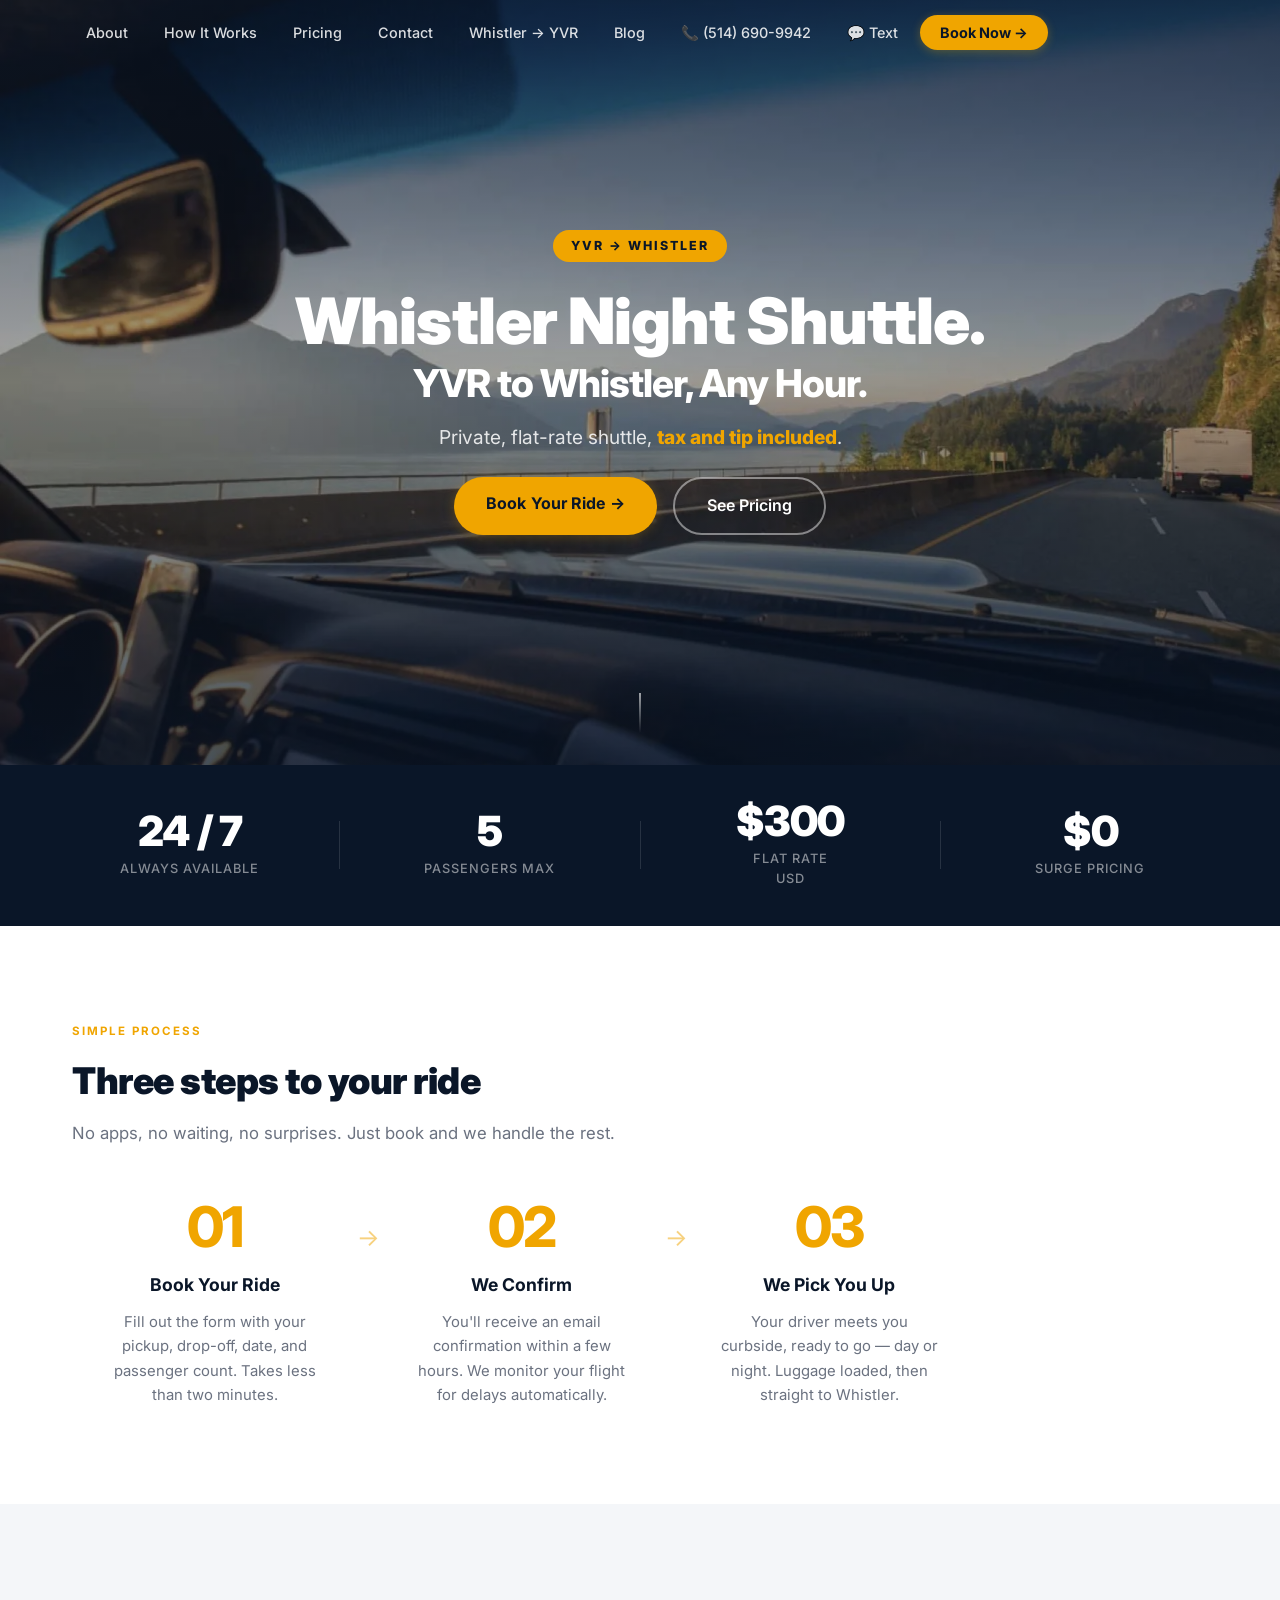
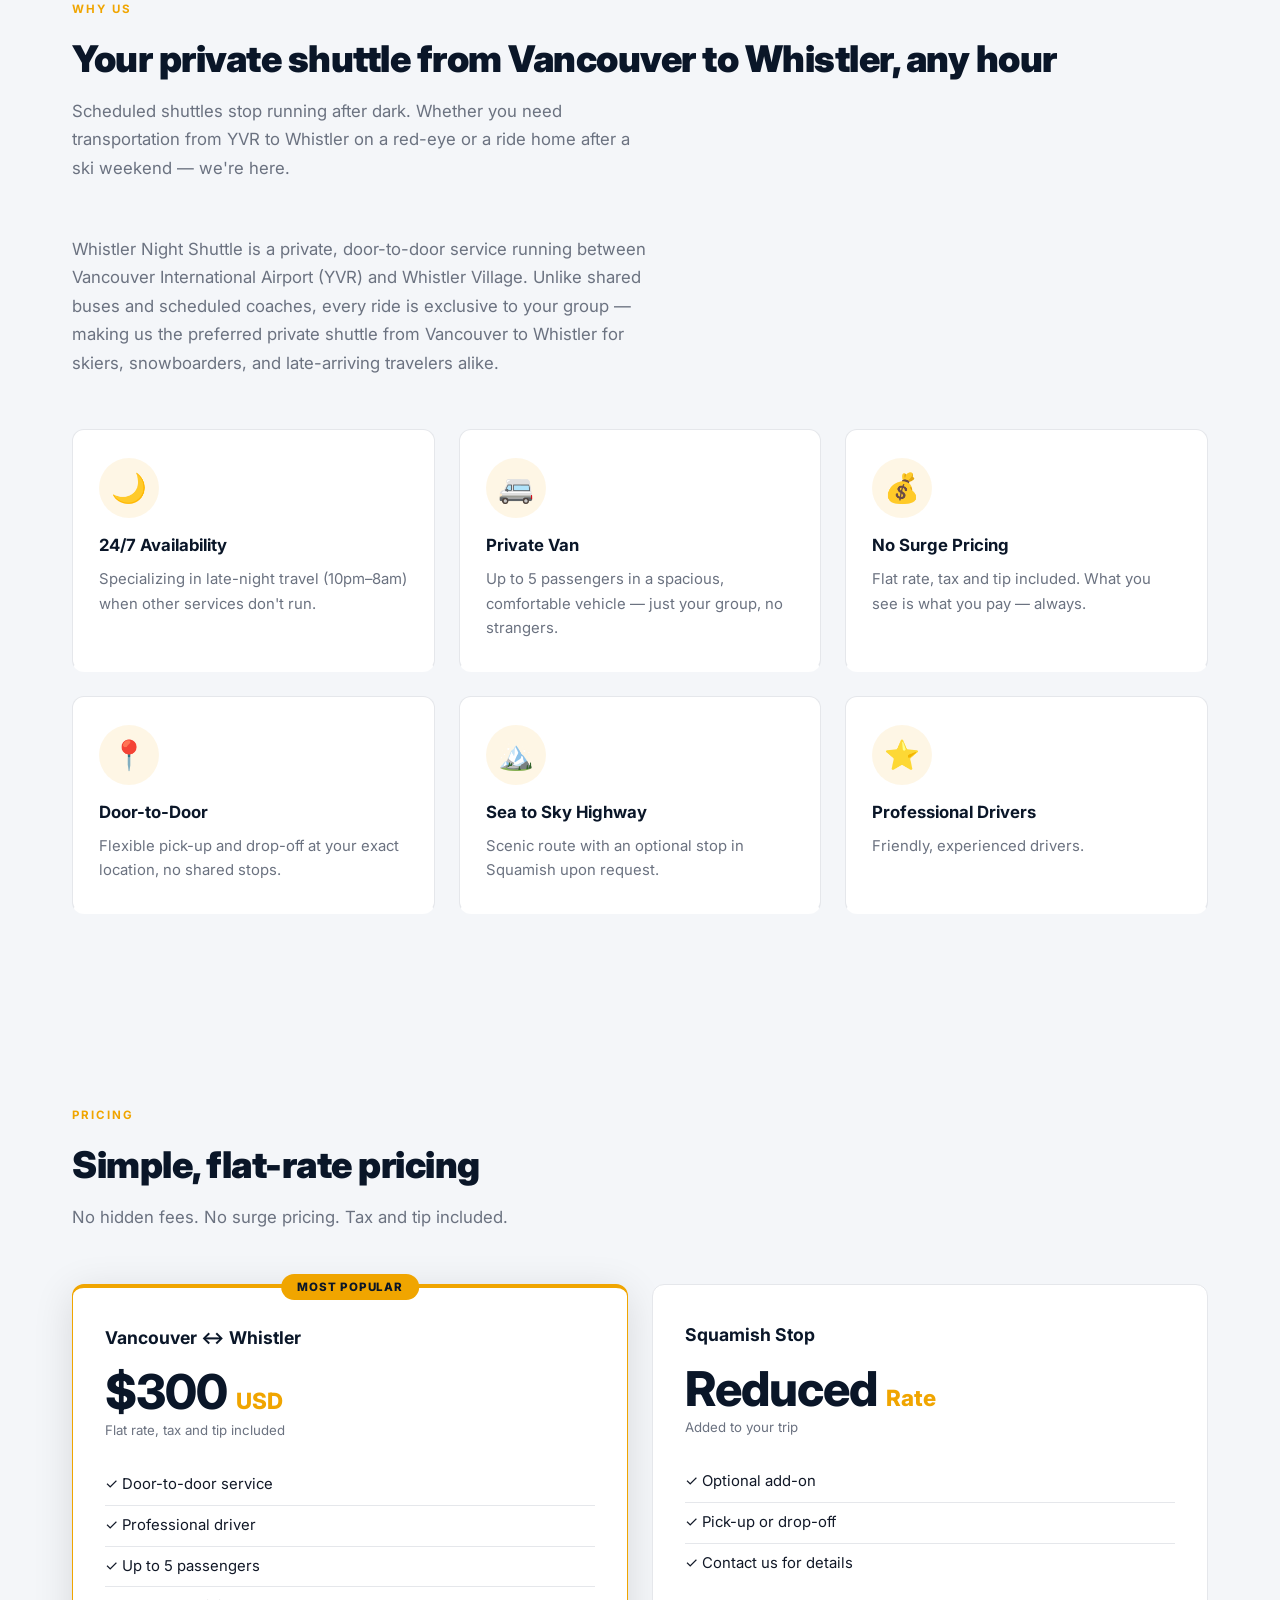
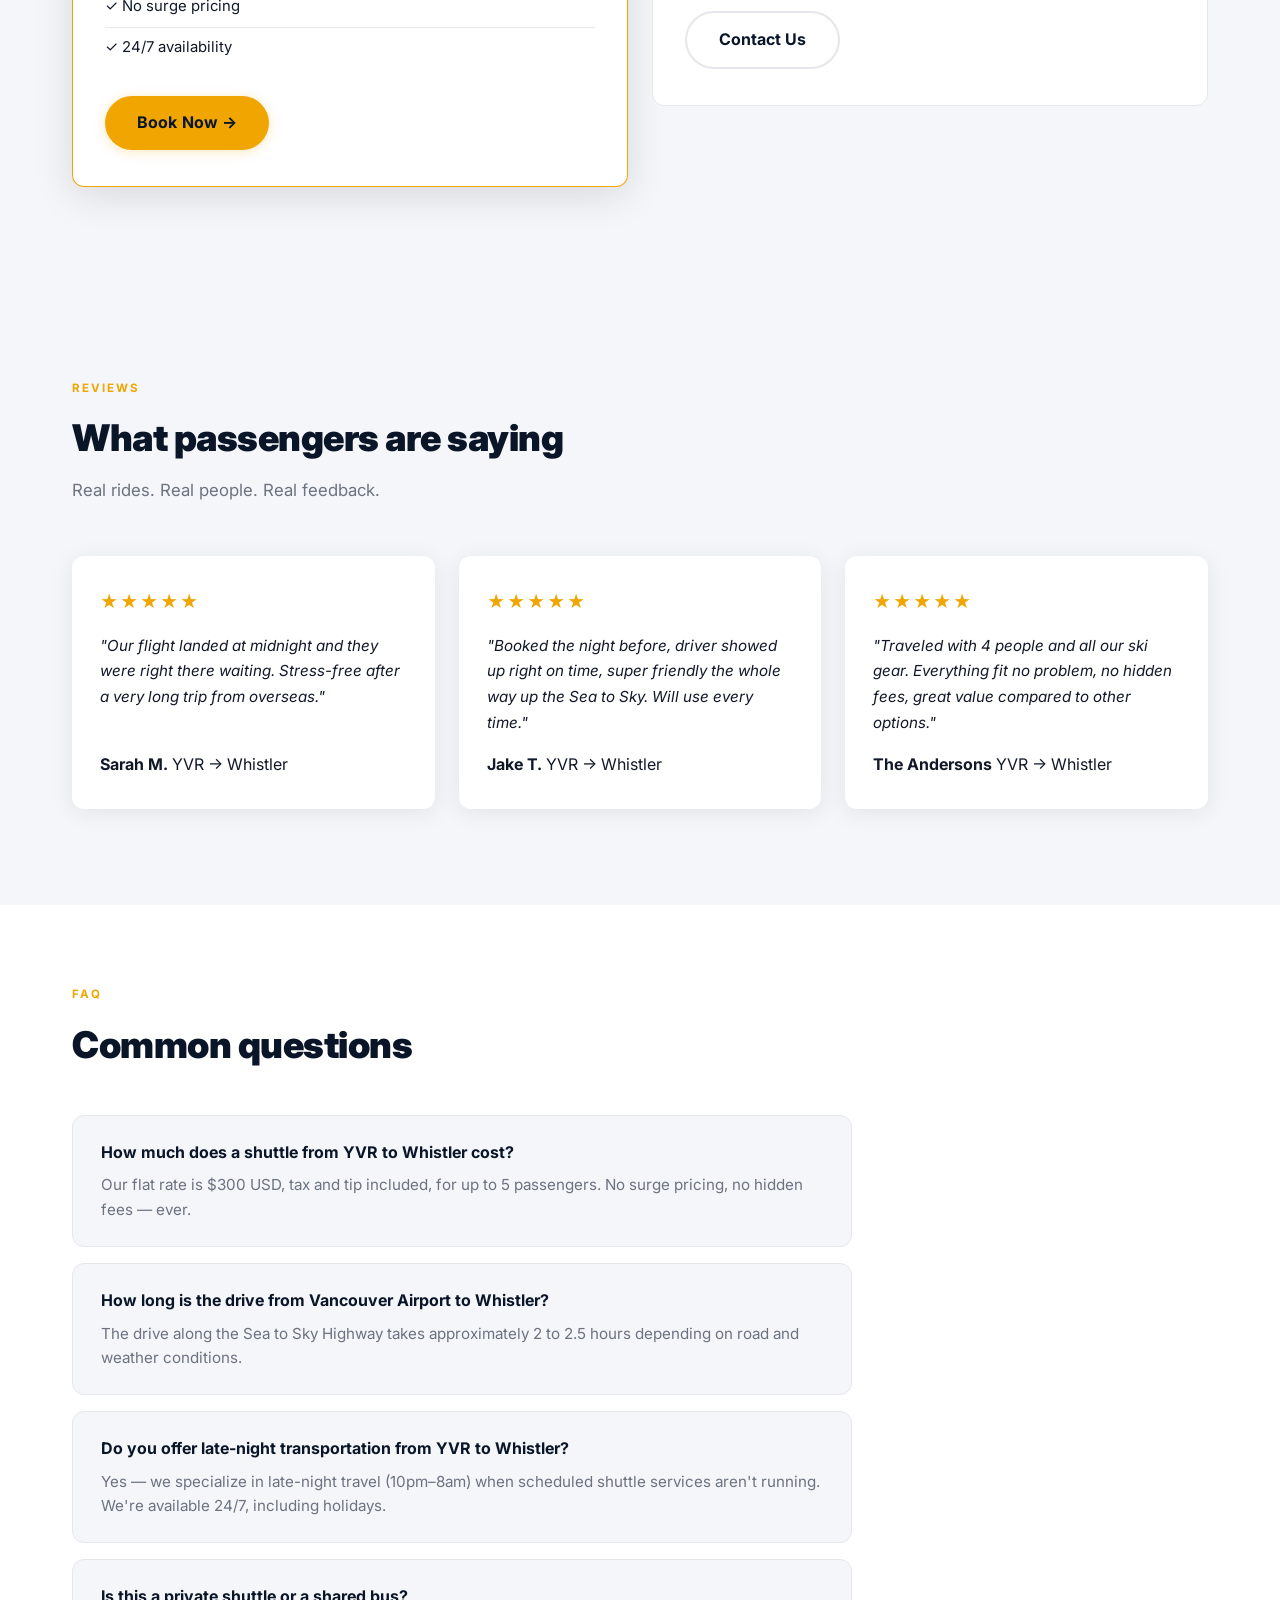
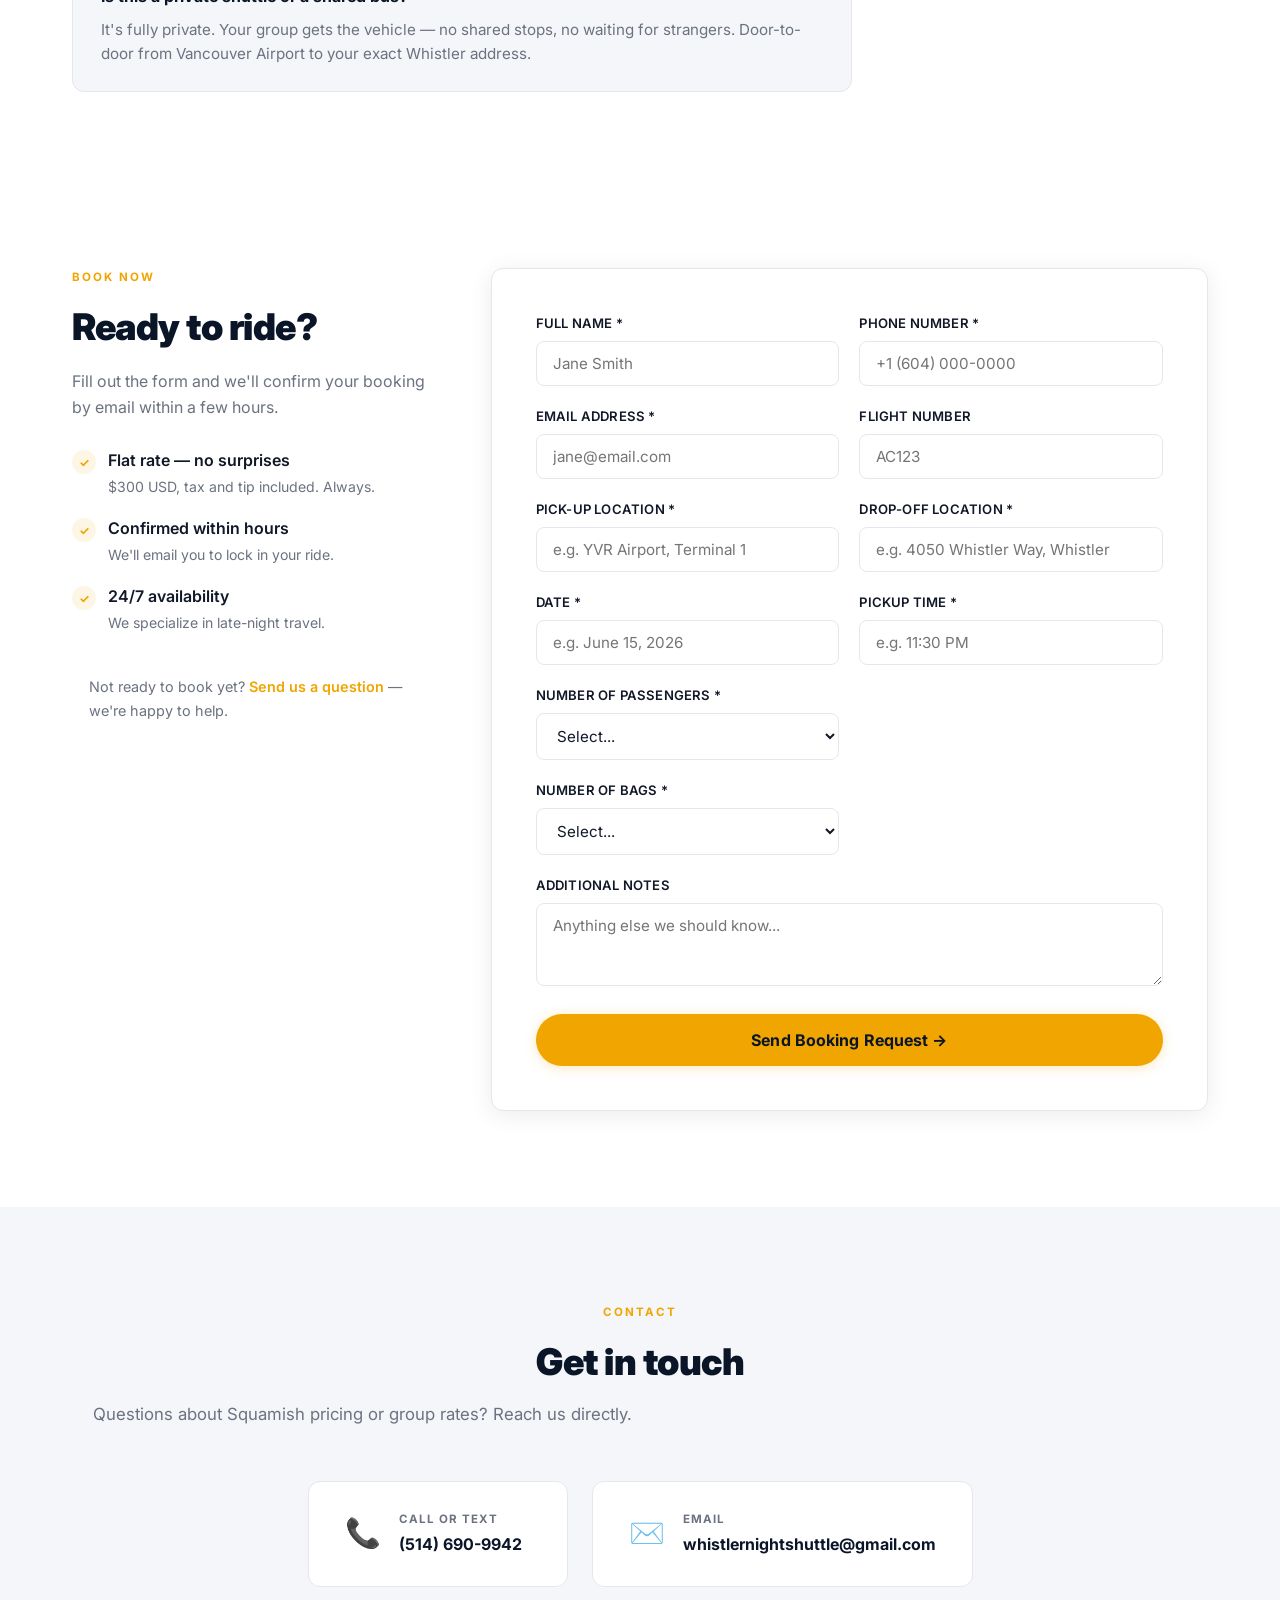
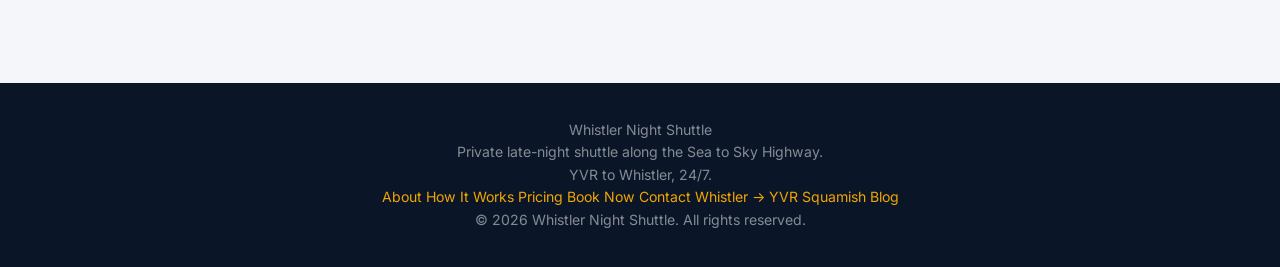
<file: index.html>
<!DOCTYPE html>
<html lang="en">
<head>
  <!-- Google tag (gtag.js) -->
  <script async src="https://www.googletagmanager.com/gtag/js?id=AW-16871618053"></script>
  <script>
    window.dataLayer = window.dataLayer || [];
    function gtag(){dataLayer.push(arguments);}
    gtag('js', new Date());

    gtag('config', 'AW-16871618053');
  </script>
  <meta charset="UTF-8" />
  <meta name="viewport" content="width=device-width, initial-scale=1.0" />
  <title>Whistler Night Shuttle — Private YVR to Whistler Shuttle, 24/7</title>
  <meta name="description" content="Whistler Night Shuttle — private, flat-rate transportation from Vancouver Airport (YVR) to Whistler, BC. Available 24/7, specializing in late-night travel. Up to 5 passengers, $300 USD flat rate, no surge pricing." />
  <meta name="keywords" content="whistler night shuttle, YVR to Whistler shuttle, late night shuttle Whistler, Vancouver airport Whistler transfer, private shuttle Vancouver to Whistler, Whistler airport shuttle, Sea to Sky shuttle, YVR Whistler transportation" />

  <!-- Open Graph -->
  <meta property="og:title" content="Whistler Night Shuttle — Private YVR to Whistler Shuttle, 24/7" />
  <meta property="og:description" content="Private flat-rate shuttle from Vancouver Airport (YVR) to Whistler, BC. 24/7 availability, up to 5 passengers, $300 USD flat rate, no surge pricing." />
  <meta property="og:image" content="https://whistlernightshuttle.com/Whistler.png" />
  <meta property="og:url" content="https://whistlernightshuttle.com" />
  <meta property="og:type" content="website" />
  <meta property="og:locale" content="en_CA" />

  <!-- Twitter Card -->
  <meta name="twitter:card" content="summary_large_image" />
  <meta name="twitter:title" content="Whistler Night Shuttle — Private YVR to Whistler Shuttle, 24/7" />
  <meta name="twitter:description" content="Private, flat-rate shuttle from Vancouver Airport (YVR) to Whistler, BC. 24/7 availability. $300 USD flat rate, no surge pricing." />
  <meta name="twitter:image" content="https://whistlernightshuttle.com/Whistler.png" />

  <!-- Canonical -->
  <link rel="canonical" href="https://whistlernightshuttle.com" />

  <!-- Favicon -->
  <link rel="icon" href="data:image/svg+xml,<svg xmlns='http://www.w3.org/2000/svg' viewBox='0 0 100 100'><text y='.9em' font-size='90'>🌙</text></svg>" />

  <!-- Hero image preload -->
  <link rel="preload" href="hero.webp" as="image" type="image/webp" />
  <link rel="preload" href="hero.jpg" as="image" />

  <!-- Google Fonts (non-blocking) -->
  <link rel="preconnect" href="https://fonts.googleapis.com" />
  <link rel="preconnect" href="https://fonts.gstatic.com" crossorigin />
  <link rel="preload" href="https://fonts.googleapis.com/css2?family=Inter:wght@400;500;600;700;800;900&display=swap" as="style" onload="this.onload=null;this.rel='stylesheet'" />
  <noscript><link rel="stylesheet" href="https://fonts.googleapis.com/css2?family=Inter:wght@400;500;600;700;800;900&display=swap" /></noscript>

  <link rel="stylesheet" href="css/style.css" />

  <!-- Google Analytics -->
  <script async src="https://www.googletagmanager.com/gtag/js?id=G-0LNHW1JGKN"></script>
  <script>
    window.dataLayer = window.dataLayer || [];
    function gtag(){dataLayer.push(arguments);}
    gtag('js', new Date());
    gtag('config', 'G-0LNHW1JGKN');
  </script>

  <!-- Schema -->
  <script type="application/ld+json">
  {
    "@context": "https://schema.org",
    "@type": "TaxiService",
    "name": "Whistler Night Shuttle",
    "description": "Private, flat-rate shuttle service between Vancouver Airport (YVR) and Whistler, BC. Door-to-door transportation along the Sea to Sky Highway, available 24/7.",
    "url": "https://whistlernightshuttle.com",
    "email": "whistlernightshuttle@gmail.com",
    "image": "https://whistlernightshuttle.com/Whistler.png",
    "priceRange": "$$",
    "areaServed": ["Vancouver", "Squamish", "Whistler"],
    "openingHours": "Mo-Su 00:00-23:59",
    "aggregateRating": {
      "@type": "AggregateRating",
      "ratingValue": "5",
      "reviewCount": "3"
    },
    "sameAs": []
  }
  </script>
  <script type="application/ld+json">
  {
    "@context": "https://schema.org",
    "@type": "FAQPage",
    "mainEntity": [
      {
        "@type": "Question",
        "name": "How much does a shuttle from YVR to Whistler cost?",
        "acceptedAnswer": {
          "@type": "Answer",
          "text": "Our flat rate is $300 USD, tax and tip included, for up to 5 passengers. No surge pricing, no hidden fees."
        }
      },
      {
        "@type": "Question",
        "name": "How long is the drive from Vancouver Airport to Whistler?",
        "acceptedAnswer": {
          "@type": "Answer",
          "text": "The drive along the Sea to Sky Highway takes approximately 2 to 2.5 hours depending on road and weather conditions."
        }
      },
      {
        "@type": "Question",
        "name": "Do you offer late-night transportation from YVR to Whistler?",
        "acceptedAnswer": {
          "@type": "Answer",
          "text": "Yes — we specialize in late-night travel (10pm–8am) when scheduled shuttle services aren't running. We're available 24/7."
        }
      },
      {
        "@type": "Question",
        "name": "Is this a private shuttle or a shared bus?",
        "acceptedAnswer": {
          "@type": "Answer",
          "text": "It's fully private. Your group gets the vehicle — no shared stops, no waiting for strangers. Door-to-door from Vancouver Airport to your exact Whistler address."
        }
      }
    ]
  }
  </script>
</head>
<body>

  <!-- NAV -->
  <header id="site-header">
    <nav class="nav">
<button class="nav-toggle" aria-label="Toggle menu">&#9776;</button>
      <ul class="nav-links">
        <li><a href="#about">About</a></li>
        <li><a href="#how-it-works">How It Works</a></li>
        <li><a href="#pricing">Pricing</a></li>
        <li><a href="#contact">Contact</a></li>
        <li><a href="whistler-to-yvr.html">Whistler &rarr; YVR</a></li>
        <li><a href="blog/">Blog</a></li>
        <li><a href="tel:+15146909942">📞 (514) 690-9942</a></li>
        <li><a href="sms:+15146909942">💬 Text</a></li>
        <li><a href="#book" class="nav-cta">Book Now &rarr;</a></li>
      </ul>
    </nav>
  </header>

  <main>

    <!-- HERO -->
    <section class="hero" id="home">
      <div class="hero-overlay"></div>
      <div class="hero-content">
        <div class="hero-badge">YVR &rarr; WHISTLER</div>
        <h1>Whistler Night Shuttle.<br><span class="hero-subline">YVR to Whistler, Any Hour.</span></h1>
        <p>Private, flat-rate shuttle, <strong class="hero-highlight">tax and tip included</strong>.</p>
        <div class="hero-actions">
          <a href="#book" class="btn-primary">Book Your Ride &rarr;</a>
          <a href="#pricing" class="btn-ghost">See Pricing</a>
        </div>
      </div>
      <div class="hero-scroll-hint"><span></span></div>
    </section>

    <!-- CREDENTIAL BAR -->
    <div class="credential-bar">
      <div class="credential-bar-inner">
        <div class="credential-stat">
          <strong>24 / 7</strong>
          <span>Always Available</span>
        </div>
        <div class="credential-divider"></div>
        <div class="credential-stat">
          <strong>5</strong>
          <span>Passengers Max</span>
        </div>
        <div class="credential-divider"></div>
        <div class="credential-stat">
          <strong>$300</strong>
          <span>Flat Rate <span class="credential-highlight">USD</span></span>
        </div>
        <div class="credential-divider"></div>
        <div class="credential-stat">
          <strong>$0</strong>
          <span>Surge Pricing</span>
        </div>
      </div>
    </div>

    <!-- HOW IT WORKS -->
    <section class="how-it-works" id="how-it-works">
      <div class="container">
        <div class="section-label">Simple Process</div>
        <h2>Three steps to your ride</h2>
        <p class="section-sub">No apps, no waiting, no surprises. Just book and we handle the rest.</p>
        <div class="steps-grid">
          <div class="step">
            <div class="step-number">01</div>
            <h3>Book Your Ride</h3>
            <p>Fill out the form with your pickup, drop-off, date, and passenger count. Takes less than two minutes.</p>
          </div>
          <div class="step-arrow">&#8594;</div>
          <div class="step">
            <div class="step-number">02</div>
            <h3>We Confirm</h3>
            <p>You'll receive an email confirmation within a few hours. We monitor your flight for delays automatically.</p>
          </div>
          <div class="step-arrow">&#8594;</div>
          <div class="step">
            <div class="step-number">03</div>
            <h3>We Pick You Up</h3>
            <p>Your driver meets you curbside, ready to go — day or night. Luggage loaded, then straight to Whistler.</p>
          </div>
        </div>
      </div>
    </section>

    <!-- WHY US -->
    <section class="about" id="about">
      <div class="container">
        <div class="section-label">Why Us</div>
        <h2>Your private shuttle from Vancouver to Whistler, any hour</h2>
        <p class="section-sub">Scheduled shuttles stop running after dark. Whether you need transportation from YVR to Whistler on a red-eye or a ride home after a ski weekend — we're here.</p>
        <p class="section-sub" style="margin-top:12px;">Whistler Night Shuttle is a private, door-to-door service running between Vancouver International Airport (YVR) and Whistler Village. Unlike shared buses and scheduled coaches, every ride is exclusive to your group — making us the preferred private shuttle from Vancouver to Whistler for skiers, snowboarders, and late-arriving travelers alike.</p>
        <div class="features-grid">
          <div class="feature">
            <div class="feature-icon">🌙</div>
            <h3>24/7 Availability</h3>
            <p>Specializing in late-night travel (10pm–8am) when other services don't run.</p>
          </div>
          <div class="feature">
            <div class="feature-icon">🚐</div>
            <h3>Private Van</h3>
            <p>Up to 5 passengers in a spacious, comfortable vehicle — just your group, no strangers.</p>
          </div>
          <div class="feature">
            <div class="feature-icon">💰</div>
            <h3>No Surge Pricing</h3>
            <p>Flat rate, tax and tip included. What you see is what you pay — always.</p>
          </div>
          <div class="feature">
            <div class="feature-icon">📍</div>
            <h3>Door-to-Door</h3>
            <p>Flexible pick-up and drop-off at your exact location, no shared stops.</p>
          </div>
          <div class="feature">
            <div class="feature-icon">🏔️</div>
            <h3>Sea to Sky Highway</h3>
            <p>Scenic route with an optional stop in Squamish upon request.</p>
          </div>
          <div class="feature">
            <div class="feature-icon">⭐</div>
            <h3>Professional Drivers</h3>
            <p>Friendly, experienced drivers.</p>
          </div>
        </div>
      </div>
    </section>

    <!-- PRICING -->
    <section class="pricing" id="pricing">
      <div class="container">
        <div class="section-label">Pricing</div>
        <h2>Simple, flat-rate pricing</h2>
        <p class="section-sub">No hidden fees. No surge pricing. Tax and tip included.</p>
        <div class="pricing-cards">
          <div class="pricing-card featured">
            <div class="pricing-badge">Most Popular</div>
            <h3>Vancouver ↔ Whistler</h3>
            <div class="price">$300 <span>USD</span></div>
            <p class="price-note">Flat rate, tax and tip included</p>
            <ul class="pricing-features">
              <li>✓ Door-to-door service</li>
              <li>✓ Professional driver</li>
              <li>✓ Up to 5 passengers</li>
              <li>✓ No surge pricing</li>
              <li>✓ 24/7 availability</li>
            </ul>
            <a href="#book" class="btn-primary">Book Now &rarr;</a>
          </div>
          <div class="pricing-card">
            <h3>Squamish Stop</h3>
            <div class="price">Reduced <span>Rate</span></div>
            <p class="price-note">Added to your trip</p>
            <ul class="pricing-features">
              <li>✓ Optional add-on</li>
              <li>✓ Pick-up or drop-off</li>
              <li>✓ Contact us for details</li>
            </ul>
            <a href="#contact" class="btn-secondary">Contact Us</a>
          </div>
        </div>
      </div>
    </section>

    <!-- REVIEWS -->
    <section class="reviews" id="reviews">
      <div class="container">
        <div class="section-label">Reviews</div>
        <h2>What passengers are saying</h2>
        <p class="section-sub">Real rides. Real people. Real feedback.</p>
        <div class="reviews-grid">
          <div class="review-card">
            <div class="review-stars">★★★★★</div>
            <p class="review-text">"Our flight landed at midnight and they were right there waiting. Stress-free after a very long trip from overseas."</p>
            <div class="review-meta">
              <strong>Sarah M.</strong>
              <span>YVR → Whistler</span>
            </div>
          </div>
          <div class="review-card">
            <div class="review-stars">★★★★★</div>
            <p class="review-text">"Booked the night before, driver showed up right on time, super friendly the whole way up the Sea to Sky. Will use every time."</p>
            <div class="review-meta">
              <strong>Jake T.</strong>
              <span>YVR → Whistler</span>
            </div>
          </div>
          <div class="review-card">
            <div class="review-stars">★★★★★</div>
            <p class="review-text">"Traveled with 4 people and all our ski gear. Everything fit no problem, no hidden fees, great value compared to other options."</p>
            <div class="review-meta">
              <strong>The Andersons</strong>
              <span>YVR → Whistler</span>
            </div>
          </div>
        </div>
      </div>
    </section>

    <!-- FAQ -->
    <section class="faq" id="faq">
      <div class="container">
        <div class="section-label">FAQ</div>
        <h2>Common questions</h2>
        <div class="faq-list">
          <div class="faq-item">
            <h3>How much does a shuttle from YVR to Whistler cost?</h3>
            <p>Our flat rate is $300 USD, tax and tip included, for up to 5 passengers. No surge pricing, no hidden fees — ever.</p>
          </div>
          <div class="faq-item">
            <h3>How long is the drive from Vancouver Airport to Whistler?</h3>
            <p>The drive along the Sea to Sky Highway takes approximately 2 to 2.5 hours depending on road and weather conditions.</p>
          </div>
          <div class="faq-item">
            <h3>Do you offer late-night transportation from YVR to Whistler?</h3>
            <p>Yes — we specialize in late-night travel (10pm–8am) when scheduled shuttle services aren't running. We're available 24/7, including holidays.</p>
          </div>
          <div class="faq-item">
            <h3>Is this a private shuttle or a shared bus?</h3>
            <p>It's fully private. Your group gets the vehicle — no shared stops, no waiting for strangers. Door-to-door from Vancouver Airport to your exact Whistler address.</p>
          </div>
        </div>
      </div>
    </section>

    <!-- BOOKING FORM -->
    <section class="booking" id="book">
      <div class="container">
        <div class="booking-layout">

          <div class="booking-info">
            <div class="section-label light">Book Now</div>
            <h2>Ready to ride?</h2>
            <p>Fill out the form and we'll confirm your booking by email within a few hours.</p>
            <ul class="booking-trust">
              <li>
                <span class="trust-icon">✓</span>
                <div>
                  <strong>Flat rate — no surprises</strong>
                  <p>$300 USD, tax and tip included. Always.</p>
                </div>
              </li>
              <li>
                <span class="trust-icon">✓</span>
                <div>
                  <strong>Confirmed within hours</strong>
                  <p>We'll email you to lock in your ride.</p>
                </div>
              </li>
              <li>
                <span class="trust-icon">✓</span>
                <div>
                  <strong>24/7 availability</strong>
                  <p>We specialize in late-night travel.</p>
                </div>
              </li>
            </ul>
            <div class="booking-contact-hint">
              Not ready to book yet? <a href="mailto:whistlernightshuttle@gmail.com">Send us a question</a> — we're happy to help.
            </div>
          </div>

          <div class="booking-form-wrap">
            <form id="booking-form" action="https://api.web3forms.com/submit" method="POST" class="booking-form">
              <input type="hidden" name="access_key" value="9b3df00c-7586-467f-86d6-fc8bad46192a" />
              <input type="hidden" name="subject" value="New Shuttle Booking Request — Whistler Night Shuttle" />
              <input type="hidden" name="redirect" value="https://whistlernightshuttle.com?booked=true" />

              <div class="form-row">
                <div class="form-group">
                  <label for="name">Full Name *</label>
                  <input type="text" id="name" name="name" required placeholder="Jane Smith" />
                </div>
                <div class="form-group">
                  <label for="phone">Phone Number *</label>
                  <input type="tel" id="phone" name="phone" required placeholder="+1 (604) 000-0000" />
                </div>
              </div>

              <div class="form-row">
                <div class="form-group">
                  <label for="email">Email Address *</label>
                  <input type="email" id="email" name="email" required placeholder="jane@email.com" />
                </div>
                <div class="form-group">
                  <label for="flight">Flight Number</label>
                  <input type="text" id="flight" name="flight_number" placeholder="AC123" />
                </div>
              </div>

              <div class="form-row">
                <div class="form-group">
                  <label for="pickup">Pick-Up Location *</label>
                  <input type="text" id="pickup" name="pickup_location" required placeholder="e.g. YVR Airport, Terminal 1" />
                </div>
                <div class="form-group">
                  <label for="dropoff">Drop-Off Location *</label>
                  <input type="text" id="dropoff" name="dropoff_location" required placeholder="e.g. 4050 Whistler Way, Whistler" />
                </div>
              </div>

              <div class="form-row">
                <div class="form-group">
                  <label for="date">Date *</label>
                  <input type="text" id="date" name="date" required placeholder="e.g. June 15, 2026" />
                </div>
                <div class="form-group">
                  <label for="time">Pickup Time *</label>
                  <input type="text" id="time" name="time" required placeholder="e.g. 11:30 PM" />
                </div>
              </div>

              <div class="form-row">
                <div class="form-group">
                  <label for="passengers">Number of Passengers *</label>
                  <select id="passengers" name="passengers" required>
                    <option value="">Select...</option>
                    <option value="1">1</option>
                    <option value="2">2</option>
                    <option value="3">3</option>
                    <option value="4">4</option>
                    <option value="5">5</option>
                  </select>
                </div>
              </div>


              <div class="form-row">
                <div class="form-group">
                  <label for="luggage">Number of Bags *</label>
                  <select id="luggage" name="luggage_count" required>
                    <option value="">Select...</option>
                    <option value="0">0</option>
                    <option value="1">1</option>
                    <option value="2">2</option>
                    <option value="3">3</option>
                    <option value="4">4</option>
                    <option value="5">5</option>
                    <option value="6+">6+</option>
                  </select>
                </div>
              </div>

              <div class="form-group full-width">
                <label for="notes">Additional Notes</label>
                <textarea id="notes" name="notes" rows="3" placeholder="Anything else we should know..."></textarea>
              </div>

              <input type="checkbox" name="botcheck" style="display:none" />

              <button type="submit" class="btn-primary btn-submit">Send Booking Request &rarr;</button>

              <div id="form-success" class="form-success" style="display:none">
                ✓ Your booking request has been sent! We'll confirm by email shortly.
              </div>
              <div id="form-error" class="form-error" style="display:none">
                Something went wrong. Please email us directly at whistlernightshuttle@gmail.com
              </div>
            </form>
          </div>

        </div>
      </div>
    </section>

    <!-- CONTACT -->
    <section class="contact" id="contact">
      <div class="container">
        <div class="section-label">Contact</div>
        <h2>Get in touch</h2>
        <p class="section-sub">Questions about Squamish pricing or group rates? Reach us directly.</p>
        <div class="contact-items">
          <a href="tel:+15146909942" class="contact-item">
            <span class="contact-icon">📞</span>
            <div>
              <strong>Call or Text</strong>
              <p>(514) 690-9942</p>
            </div>
          </a>
          <a href="mailto:whistlernightshuttle@gmail.com" class="contact-item">
            <span class="contact-icon">✉️</span>
            <div>
              <strong>Email</strong>
              <p>whistlernightshuttle@gmail.com</p>
            </div>
          </a>
        </div>
      </div>
    </section>

  </main>

  <!-- FOOTER -->
  <footer class="footer">
    <div class="container footer-inner">
      <div class="footer-brand">
        <span class="footer-logo">Whistler Night Shuttle</span>
        <p>Private late-night shuttle along the Sea to Sky Highway.<br>YVR to Whistler, 24/7.</p>
      </div>
      <div class="footer-links">
        <a href="#about">About</a>
        <a href="#how-it-works">How It Works</a>
        <a href="#pricing">Pricing</a>
        <a href="#book">Book Now</a>
        <a href="#contact">Contact</a>
        <a href="whistler-to-yvr.html">Whistler &rarr; YVR</a>
        <a href="squamish-shuttle.html">Squamish</a>
        <a href="blog/">Blog</a>
      </div>
    </div>
    <div class="footer-bottom">
      <div class="container">
        <p>&copy; 2026 Whistler Night Shuttle. All rights reserved.</p>
      </div>
    </div>
  </footer>

  <script src="js/main.js" defer></script>
</body>
</html>
</file>
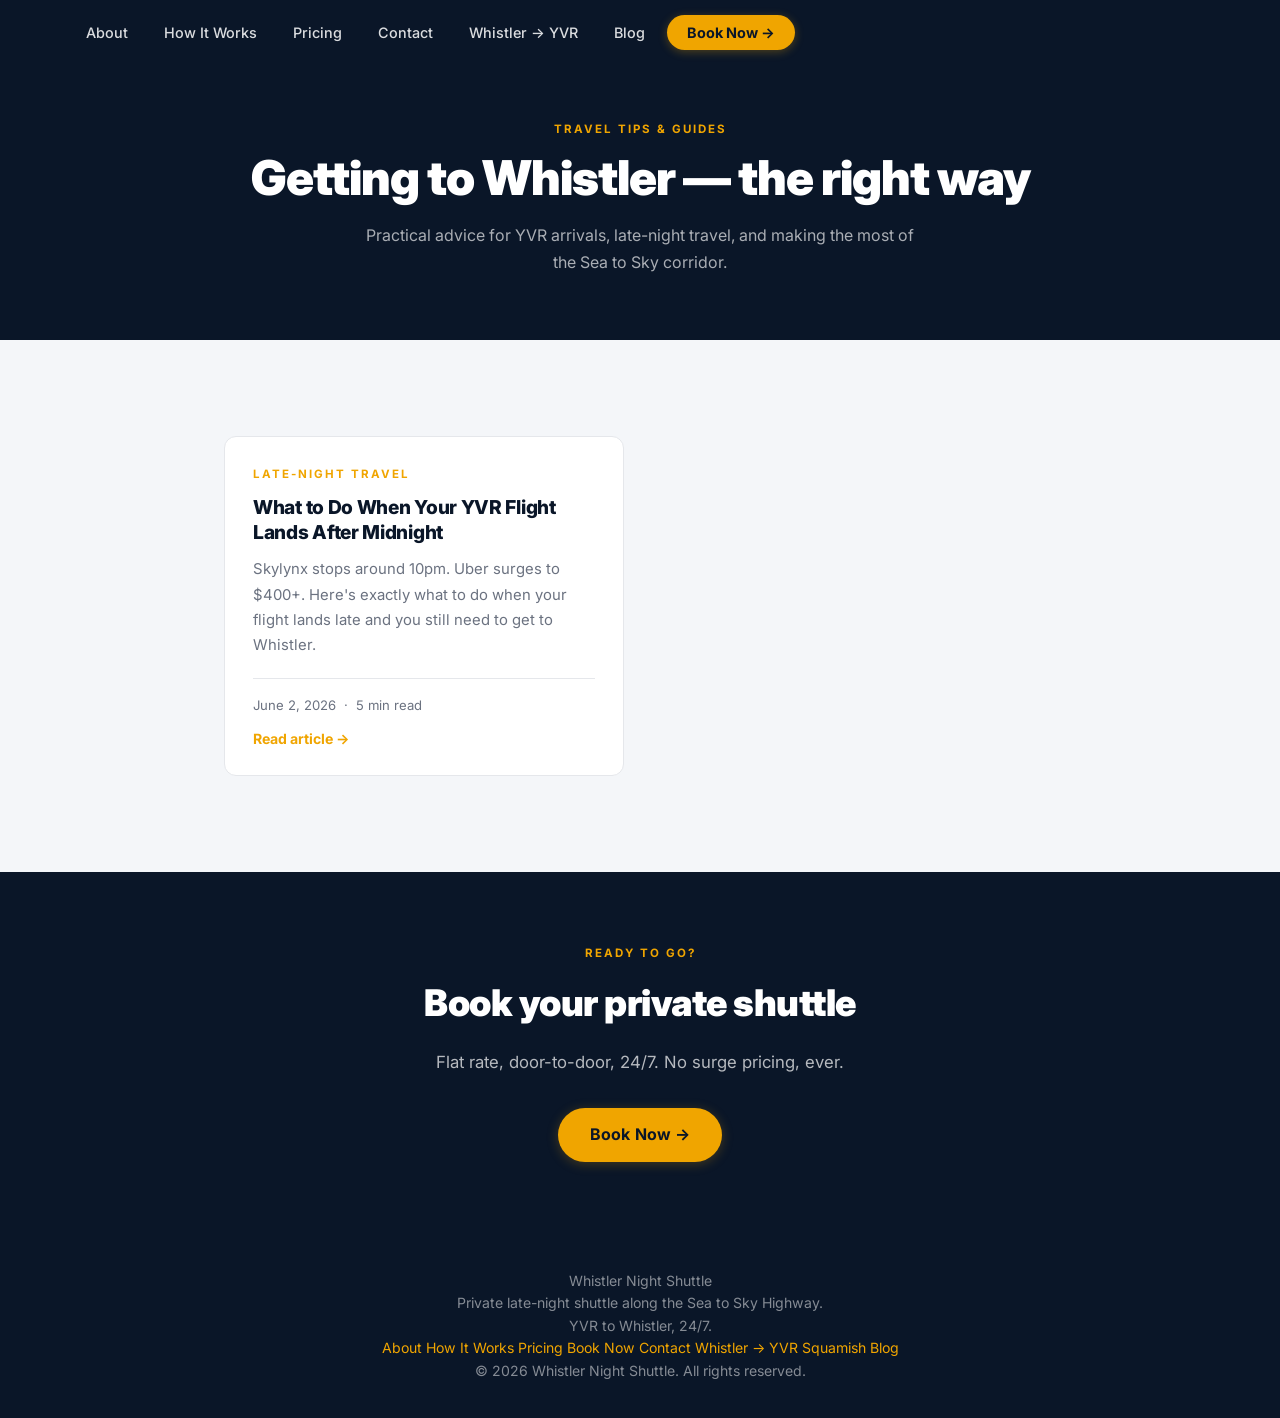
<file: blog/index.html>
<!DOCTYPE html>
<html lang="en">
<head>
  <meta charset="UTF-8" />
  <meta name="viewport" content="width=device-width, initial-scale=1.0" />
  <title>Blog — Whistler Night Shuttle | YVR to Whistler Travel Tips</title>
  <meta name="description" content="Travel tips, guides, and insider advice for getting to Whistler from Vancouver Airport. Late-night arrivals, shuttle vs. Uber, Sea to Sky Highway — covered." />

  <!-- Open Graph -->
  <meta property="og:title" content="Blog — Whistler Night Shuttle" />
  <meta property="og:description" content="Travel tips and guides for getting to Whistler from YVR, late-night arrivals, and Sea to Sky travel." />
  <meta property="og:image" content="https://whistlernightshuttle.com/Whistler.png" />
  <meta property="og:url" content="https://whistlernightshuttle.com/blog/" />
  <meta property="og:type" content="website" />
  <meta property="og:locale" content="en_CA" />

  <!-- Twitter Card -->
  <meta name="twitter:card" content="summary_large_image" />
  <meta name="twitter:title" content="Blog — Whistler Night Shuttle" />
  <meta name="twitter:description" content="Travel tips and guides for getting to Whistler from YVR, late-night arrivals, and Sea to Sky travel." />
  <meta name="twitter:image" content="https://whistlernightshuttle.com/Whistler.png" />

  <!-- Canonical -->
  <link rel="canonical" href="https://whistlernightshuttle.com/blog/" />

  <!-- Favicon -->
  <link rel="icon" href="data:image/svg+xml,<svg xmlns='http://www.w3.org/2000/svg' viewBox='0 0 100 100'><text y='.9em' font-size='90'>🌙</text></svg>" />

  <!-- Google Fonts (non-blocking) -->
  <link rel="preconnect" href="https://fonts.googleapis.com" />
  <link rel="preconnect" href="https://fonts.gstatic.com" crossorigin />
  <link rel="preload" href="https://fonts.googleapis.com/css2?family=Inter:wght@400;500;600;700;800;900&display=swap" as="style" onload="this.onload=null;this.rel='stylesheet'" />
  <noscript><link rel="stylesheet" href="https://fonts.googleapis.com/css2?family=Inter:wght@400;500;600;700;800;900&display=swap" /></noscript>

  <link rel="stylesheet" href="../css/style.css" />

  <!-- Google Analytics -->
  <script async src="https://www.googletagmanager.com/gtag/js?id=G-0LNHW1JGKN"></script>
  <script>
    window.dataLayer = window.dataLayer || [];
    function gtag(){dataLayer.push(arguments);}
    gtag('js', new Date());
    gtag('config', 'G-0LNHW1JGKN');
  </script>

  <script type="application/ld+json">
  {
    "@context": "https://schema.org",
    "@type": "Blog",
    "name": "Whistler Night Shuttle Blog",
    "description": "Travel tips and guides for getting to Whistler from YVR.",
    "url": "https://whistlernightshuttle.com/blog/",
    "datePublished": "2026-06-02",
    "author": {
      "@type": "Person",
      "name": "Teagen"
    },
    "publisher": {
      "@type": "Organization",
      "name": "Whistler Night Shuttle",
      "url": "https://whistlernightshuttle.com"
    }
  }
  </script>
</head>
<body>

  <!-- NAV -->
  <header id="site-header">
    <nav class="nav">
      <button class="nav-toggle" aria-label="Toggle menu">&#9776;</button>
      <ul class="nav-links">
        <li><a href="../index.html#about">About</a></li>
        <li><a href="../index.html#how-it-works">How It Works</a></li>
        <li><a href="../index.html#pricing">Pricing</a></li>
        <li><a href="../index.html#contact">Contact</a></li>
        <li><a href="../whistler-to-yvr.html">Whistler &rarr; YVR</a></li>
        <li><a href="../blog/">Blog</a></li>
        <li><a href="../index.html#book" class="nav-cta">Book Now &rarr;</a></li>
      </ul>
    </nav>
  </header>

  <main>

    <!-- PAGE HERO -->
    <section class="page-hero">
      <div class="container">
        <span class="section-label">Travel Tips &amp; Guides</span>
        <h1>Getting to Whistler — the right way</h1>
        <p>Practical advice for YVR arrivals, late-night travel, and making the most of the Sea to Sky corridor.</p>
      </div>
    </section>

    <!-- BLOG POSTS -->
    <section style="background: var(--light);">
      <div class="container">
        <div class="blog-grid">

          <a href="late-night-yvr-whistler.html" class="blog-card">
            <div class="blog-card-body">
              <div class="blog-card-tag">Late-Night Travel</div>
              <h2>What to Do When Your YVR Flight Lands After Midnight</h2>
              <p>Skylynx stops around 10pm. Uber surges to $400+. Here's exactly what to do when your flight lands late and you still need to get to Whistler.</p>
              <div class="blog-card-meta">
                <span>June 2, 2026</span>
                <span>&middot;</span>
                <span>5 min read</span>
              </div>
              <span class="blog-card-read-more">Read article &rarr;</span>
            </div>
          </a>

        </div>
      </div>
    </section>

    <!-- CTA STRIP -->
    <section style="background: var(--navy); padding: 72px 0; text-align: center;">
      <div class="container">
        <span class="section-label">Ready to go?</span>
        <h2 style="color: var(--white); margin-bottom: 16px;">Book your private shuttle</h2>
        <p style="color: rgba(255,255,255,0.7); max-width: 480px; margin: 0 auto 32px; font-size: 1.05rem;">Flat rate, door-to-door, 24/7. No surge pricing, ever.</p>
        <a href="../index.html#book" class="btn-primary">Book Now &rarr;</a>
      </div>
    </section>

  </main>

  <!-- FOOTER -->
  <footer class="footer">
    <div class="container footer-inner">
      <div class="footer-brand">
        <span class="footer-logo">Whistler Night Shuttle</span>
        <p>Private late-night shuttle along the Sea to Sky Highway.<br>YVR to Whistler, 24/7.</p>
      </div>
      <div class="footer-links">
        <a href="../index.html#about">About</a>
        <a href="../index.html#how-it-works">How It Works</a>
        <a href="../index.html#pricing">Pricing</a>
        <a href="../index.html#book">Book Now</a>
        <a href="../index.html#contact">Contact</a>
        <a href="../whistler-to-yvr.html">Whistler &rarr; YVR</a>
        <a href="../squamish-shuttle.html">Squamish</a>
        <a href="../blog/">Blog</a>
      </div>
    </div>
    <div class="footer-bottom">
      <div class="container">
        <p>&copy; 2026 Whistler Night Shuttle. All rights reserved.</p>
      </div>
    </div>
  </footer>

  <script src="../js/main.js" defer></script>
</body>
</html>
</file>
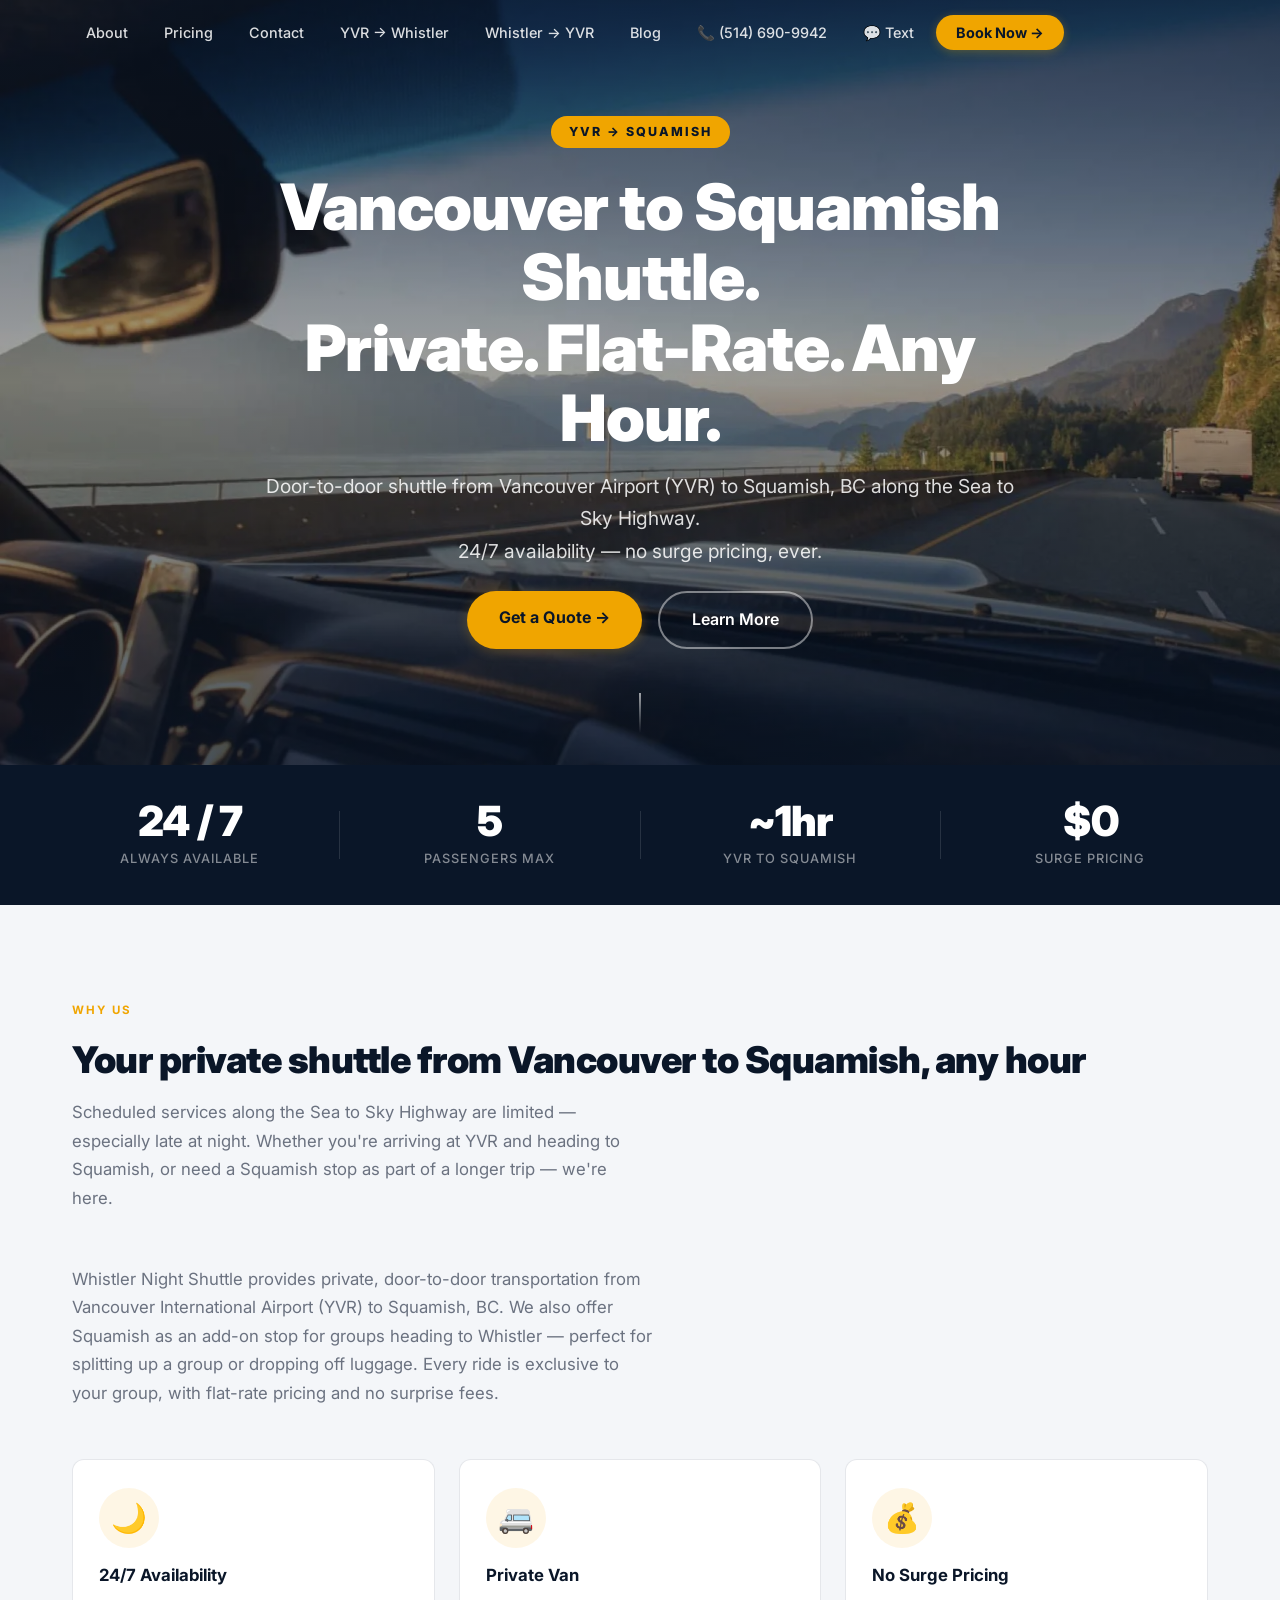
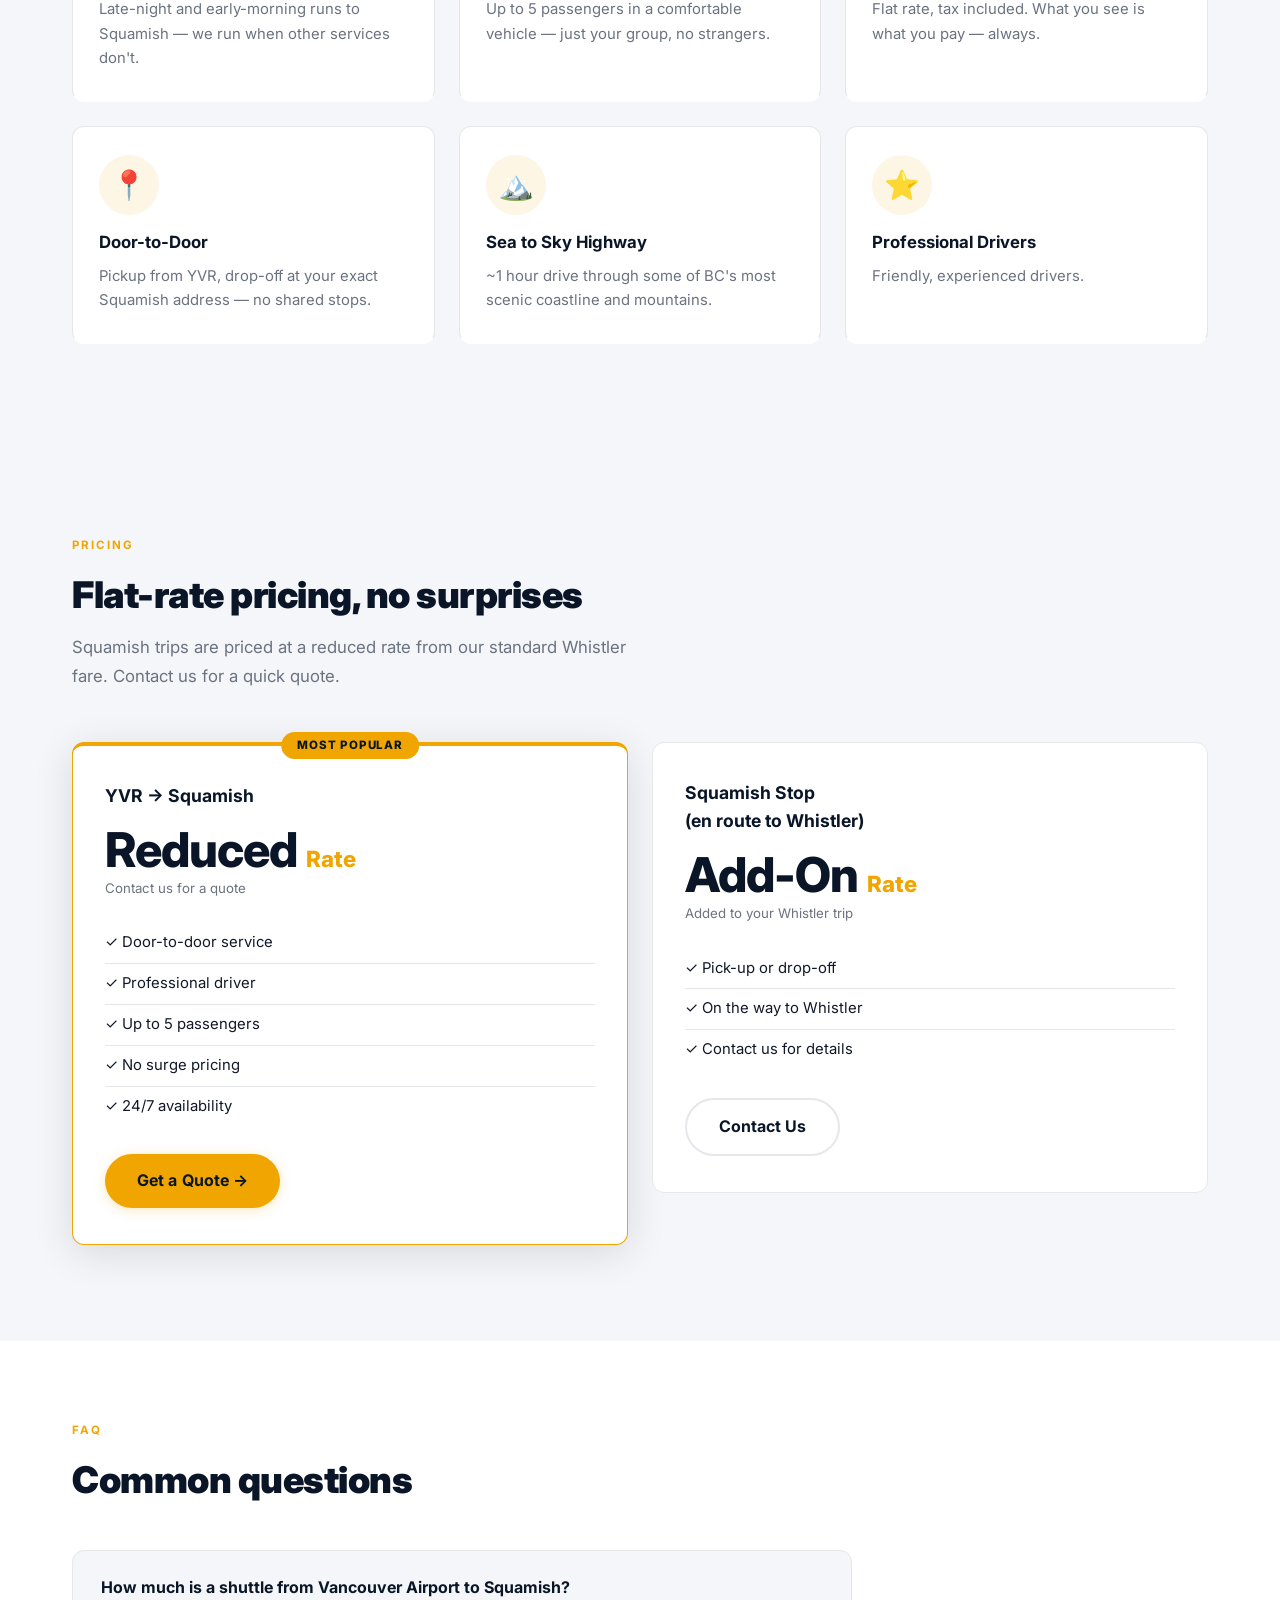
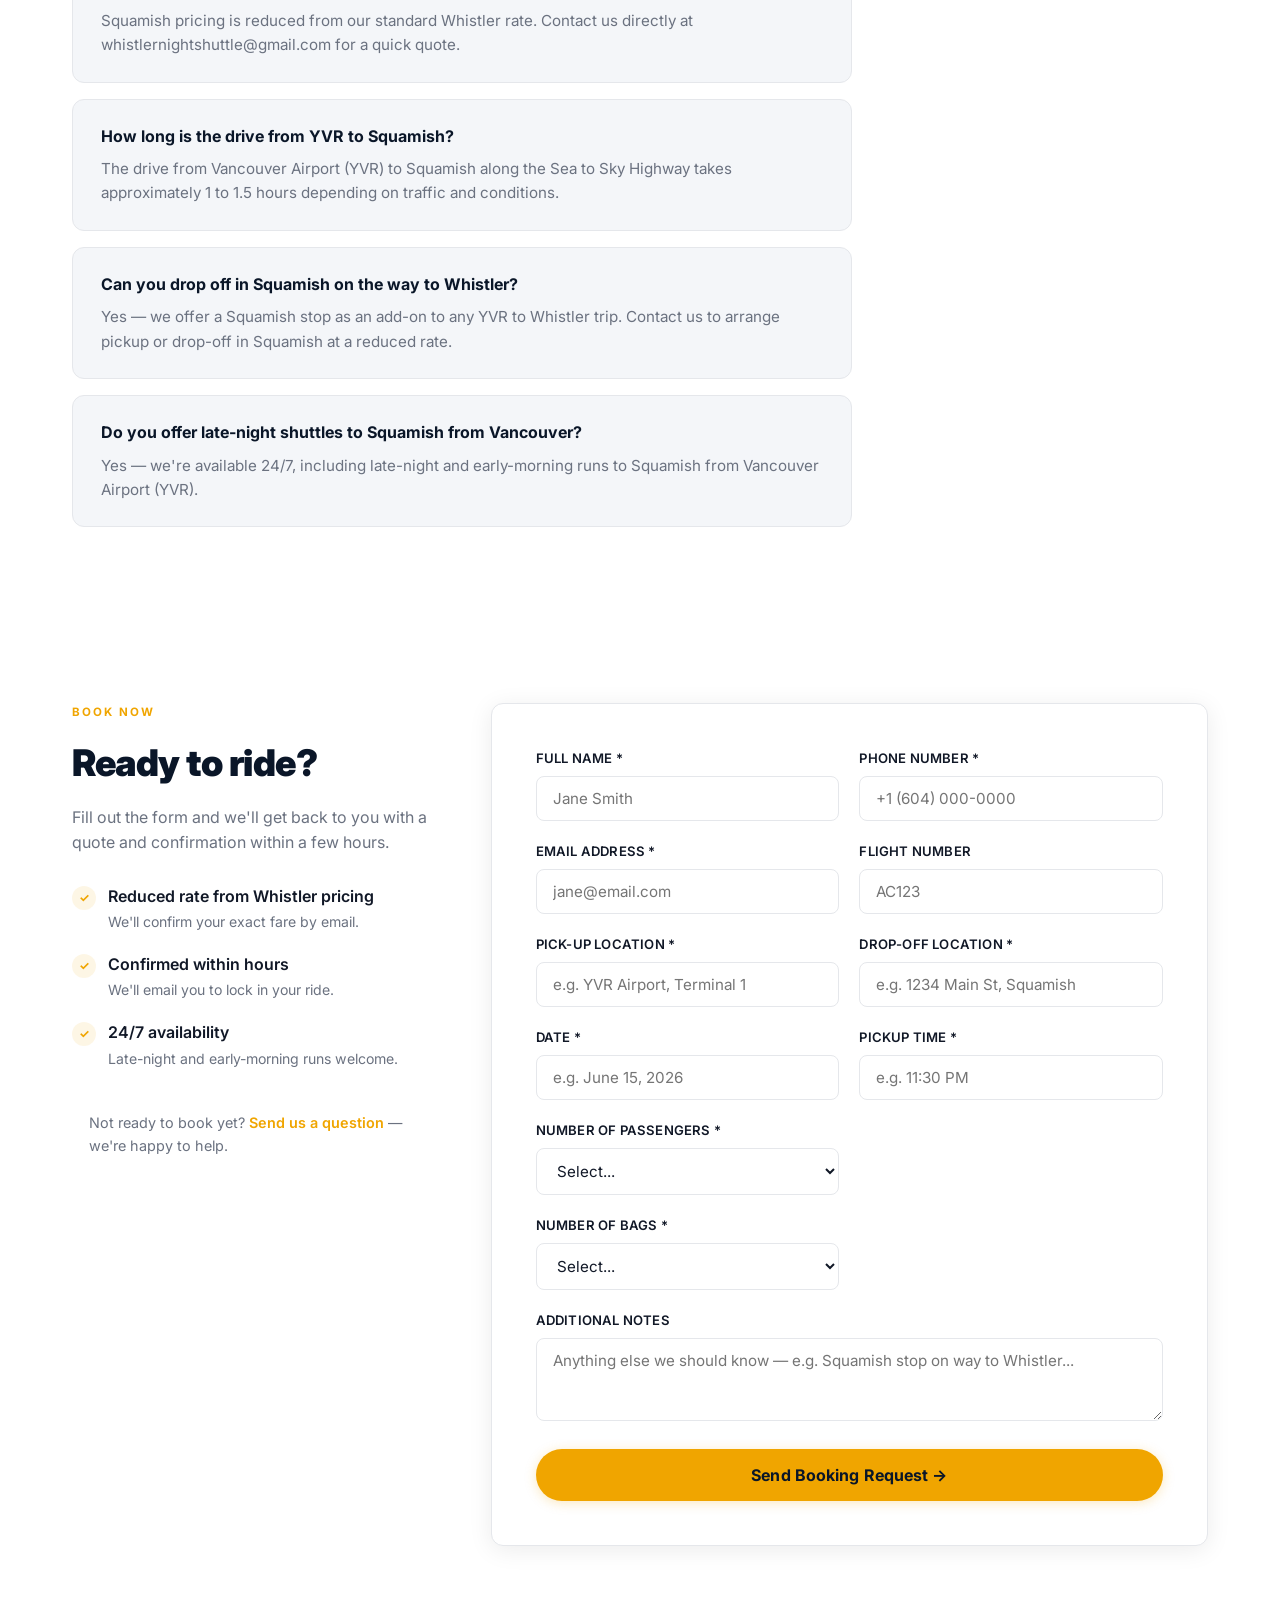
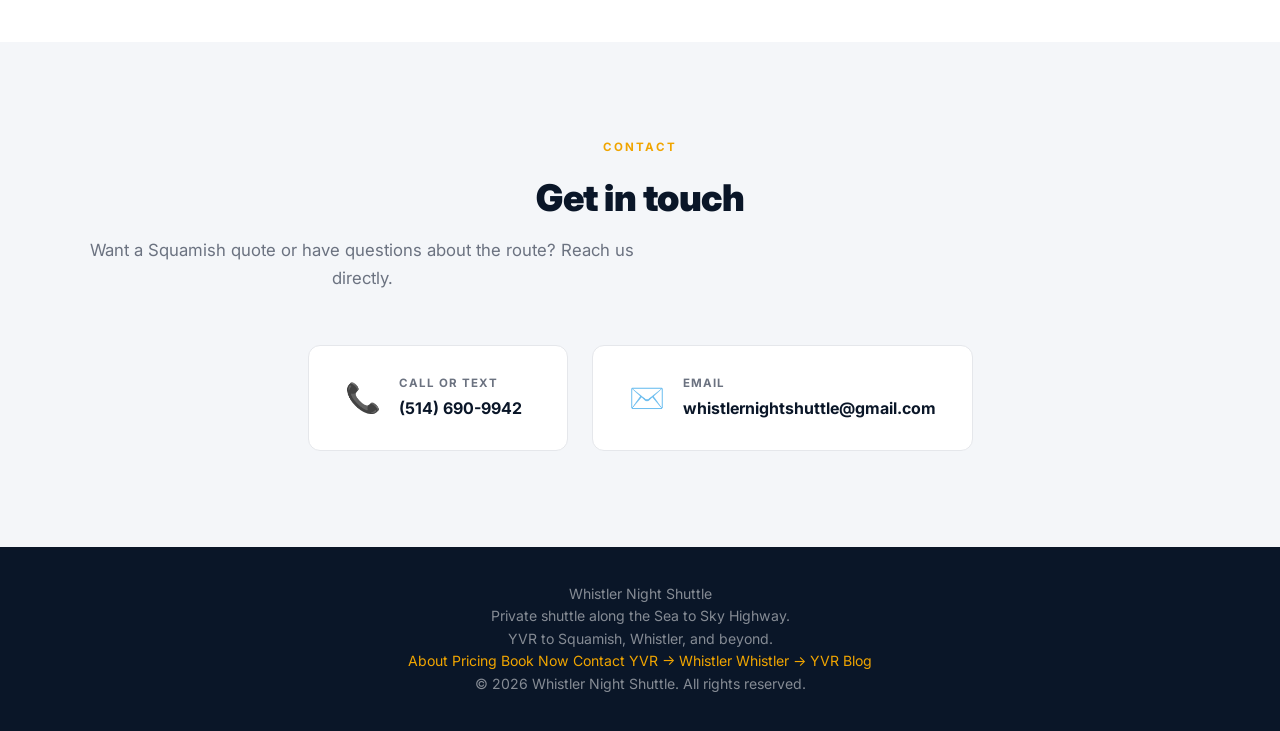
<file: squamish-shuttle.html>
<!DOCTYPE html>
<html lang="en">
<head>
  <!-- Google tag (gtag.js) -->
  <script async src="https://www.googletagmanager.com/gtag/js?id=AW-16871618053"></script>
  <script>
    window.dataLayer = window.dataLayer || [];
    function gtag(){dataLayer.push(arguments);}
    gtag('js', new Date());

    gtag('config', 'AW-16871618053');
  </script>
  <meta charset="UTF-8" />
  <meta name="viewport" content="width=device-width, initial-scale=1.0" />
  <title>Vancouver to Squamish Shuttle — Private YVR to Squamish Transfer | Whistler Night Shuttle</title>
  <meta name="description" content="Private shuttle from Vancouver Airport (YVR) to Squamish, BC. Door-to-door service along the Sea to Sky Highway. Flat-rate pricing, 24/7 availability, no surge pricing." />
  <meta name="keywords" content="Vancouver to Squamish shuttle, YVR to Squamish, Squamish shuttle service, shuttle from Vancouver airport to Squamish, Squamish airport transfer, Sea to Sky shuttle Squamish" />

  <!-- Open Graph -->
  <meta property="og:title" content="Vancouver to Squamish Shuttle — Private YVR to Squamish Transfer" />
  <meta property="og:description" content="Private shuttle from Vancouver Airport (YVR) to Squamish, BC. Door-to-door, flat-rate pricing, 24/7 availability." />
  <meta property="og:image" content="https://whistlernightshuttle.com/Whistler.png" />
  <meta property="og:url" content="https://whistlernightshuttle.com/squamish-shuttle.html" />
  <meta property="og:type" content="website" />
  <meta property="og:locale" content="en_CA" />

  <!-- Twitter Card -->
  <meta name="twitter:card" content="summary_large_image" />
  <meta name="twitter:title" content="Vancouver to Squamish Shuttle — Private YVR to Squamish Transfer" />
  <meta name="twitter:description" content="Private shuttle from Vancouver Airport (YVR) to Squamish, BC. Flat-rate pricing, 24/7 availability, no surge pricing." />
  <meta name="twitter:image" content="https://whistlernightshuttle.com/Whistler.png" />

  <!-- Canonical -->
  <link rel="canonical" href="https://whistlernightshuttle.com/squamish-shuttle.html" />

  <!-- Favicon -->
  <link rel="icon" href="data:image/svg+xml,<svg xmlns='http://www.w3.org/2000/svg' viewBox='0 0 100 100'><text y='.9em' font-size='90'>🌙</text></svg>" />

  <!-- Hero image preload -->
  <link rel="preload" href="hero.webp" as="image" type="image/webp" />
  <link rel="preload" href="hero.jpg" as="image" />

  <!-- Google Fonts (non-blocking) -->
  <link rel="preconnect" href="https://fonts.googleapis.com" />
  <link rel="preconnect" href="https://fonts.gstatic.com" crossorigin />
  <link rel="preload" href="https://fonts.googleapis.com/css2?family=Inter:wght@400;500;600;700;800;900&display=swap" as="style" onload="this.onload=null;this.rel='stylesheet'" />
  <noscript><link rel="stylesheet" href="https://fonts.googleapis.com/css2?family=Inter:wght@400;500;600;700;800;900&display=swap" /></noscript>

  <link rel="stylesheet" href="css/style.css" />

  <!-- Google Analytics -->
  <script async src="https://www.googletagmanager.com/gtag/js?id=G-0LNHW1JGKN"></script>
  <script>
    window.dataLayer = window.dataLayer || [];
    function gtag(){dataLayer.push(arguments);}
    gtag('js', new Date());
    gtag('config', 'G-0LNHW1JGKN');
  </script>

  <!-- Schema -->
  <script type="application/ld+json">
  {
    "@context": "https://schema.org",
    "@type": "TaxiService",
    "name": "Whistler Night Shuttle",
    "description": "Private shuttle service from Vancouver Airport (YVR) to Squamish, BC. Door-to-door transportation along the Sea to Sky Highway, available 24/7.",
    "url": "https://whistlernightshuttle.com/squamish-shuttle.html",
    "email": "whistlernightshuttle@gmail.com",
    "image": "https://whistlernightshuttle.com/Whistler.png",
    "priceRange": "$$",
    "areaServed": ["Vancouver", "Squamish"],
    "openingHours": "Mo-Su 00:00-23:59",
    "aggregateRating": {
      "@type": "AggregateRating",
      "ratingValue": "5",
      "reviewCount": "3"
    },
    "sameAs": []
  }
  </script>
  <script type="application/ld+json">
  {
    "@context": "https://schema.org",
    "@type": "FAQPage",
    "mainEntity": [
      {
        "@type": "Question",
        "name": "How much is a shuttle from Vancouver Airport to Squamish?",
        "acceptedAnswer": {
          "@type": "Answer",
          "text": "Squamish pricing is reduced from our standard Whistler rate. Contact us directly at whistlernightshuttle@gmail.com for a quote."
        }
      },
      {
        "@type": "Question",
        "name": "How long is the drive from YVR to Squamish?",
        "acceptedAnswer": {
          "@type": "Answer",
          "text": "The drive from Vancouver Airport (YVR) to Squamish along the Sea to Sky Highway takes approximately 1 to 1.5 hours depending on traffic and conditions."
        }
      },
      {
        "@type": "Question",
        "name": "Can you drop off in Squamish on the way to Whistler?",
        "acceptedAnswer": {
          "@type": "Answer",
          "text": "Yes — we offer a Squamish stop as an add-on to any YVR to Whistler trip. Contact us to arrange pickup or drop-off in Squamish at a reduced rate."
        }
      },
      {
        "@type": "Question",
        "name": "Do you offer late-night shuttles to Squamish from Vancouver?",
        "acceptedAnswer": {
          "@type": "Answer",
          "text": "Yes — we're available 24/7, including late-night and early-morning runs to Squamish from Vancouver Airport (YVR)."
        }
      }
    ]
  }
  </script>
</head>
<body>

  <!-- NAV -->
  <header id="site-header">
    <nav class="nav">
      <button class="nav-toggle" aria-label="Toggle menu">&#9776;</button>
      <ul class="nav-links">
        <li><a href="#about">About</a></li>
        <li><a href="#pricing">Pricing</a></li>
        <li><a href="#contact">Contact</a></li>
        <li><a href="/">YVR &rarr; Whistler</a></li>
        <li><a href="whistler-to-yvr.html">Whistler &rarr; YVR</a></li>
        <li><a href="blog/">Blog</a></li>
        <li><a href="tel:+15146909942">📞 (514) 690-9942</a></li>
        <li><a href="sms:+15146909942">💬 Text</a></li>
        <li><a href="#book" class="nav-cta">Book Now &rarr;</a></li>
      </ul>
    </nav>
  </header>

  <main>

    <!-- HERO -->
    <section class="hero" id="home">
      <div class="hero-overlay"></div>
      <div class="hero-content">
        <div class="hero-badge">YVR &rarr; SQUAMISH</div>
        <h1>Vancouver to Squamish Shuttle.<br>Private. Flat-Rate. Any Hour.</h1>
        <p>Door-to-door shuttle from Vancouver Airport (YVR) to Squamish, BC along the Sea to Sky Highway.<br>24/7 availability — no surge pricing, ever.</p>
        <div class="hero-actions">
          <a href="#book" class="btn-primary">Get a Quote &rarr;</a>
          <a href="#about" class="btn-ghost">Learn More</a>
        </div>
      </div>
      <div class="hero-scroll-hint"><span></span></div>
    </section>

    <!-- CREDENTIAL BAR -->
    <div class="credential-bar">
      <div class="credential-bar-inner">
        <div class="credential-stat">
          <strong>24 / 7</strong>
          <span>Always Available</span>
        </div>
        <div class="credential-divider"></div>
        <div class="credential-stat">
          <strong>5</strong>
          <span>Passengers Max</span>
        </div>
        <div class="credential-divider"></div>
        <div class="credential-stat">
          <strong>~1hr</strong>
          <span>YVR to Squamish</span>
        </div>
        <div class="credential-divider"></div>
        <div class="credential-stat">
          <strong>$0</strong>
          <span>Surge Pricing</span>
        </div>
      </div>
    </div>

    <!-- WHY US -->
    <section class="about" id="about">
      <div class="container">
        <div class="section-label">Why Us</div>
        <h2>Your private shuttle from Vancouver to Squamish, any hour</h2>
        <p class="section-sub">Scheduled services along the Sea to Sky Highway are limited — especially late at night. Whether you're arriving at YVR and heading to Squamish, or need a Squamish stop as part of a longer trip — we're here.</p>
        <p class="section-sub" style="margin-top:12px;">Whistler Night Shuttle provides private, door-to-door transportation from Vancouver International Airport (YVR) to Squamish, BC. We also offer Squamish as an add-on stop for groups heading to Whistler — perfect for splitting up a group or dropping off luggage. Every ride is exclusive to your group, with flat-rate pricing and no surprise fees.</p>
        <div class="features-grid">
          <div class="feature">
            <div class="feature-icon">🌙</div>
            <h3>24/7 Availability</h3>
            <p>Late-night and early-morning runs to Squamish — we run when other services don't.</p>
          </div>
          <div class="feature">
            <div class="feature-icon">🚐</div>
            <h3>Private Van</h3>
            <p>Up to 5 passengers in a comfortable vehicle — just your group, no strangers.</p>
          </div>
          <div class="feature">
            <div class="feature-icon">💰</div>
            <h3>No Surge Pricing</h3>
            <p>Flat rate, tax included. What you see is what you pay — always.</p>
          </div>
          <div class="feature">
            <div class="feature-icon">📍</div>
            <h3>Door-to-Door</h3>
            <p>Pickup from YVR, drop-off at your exact Squamish address — no shared stops.</p>
          </div>
          <div class="feature">
            <div class="feature-icon">🏔️</div>
            <h3>Sea to Sky Highway</h3>
            <p>~1 hour drive through some of BC's most scenic coastline and mountains.</p>
          </div>
          <div class="feature">
            <div class="feature-icon">⭐</div>
            <h3>Professional Drivers</h3>
            <p>Friendly, experienced drivers.</p>
          </div>
        </div>
      </div>
    </section>

    <!-- PRICING -->
    <section class="pricing" id="pricing">
      <div class="container">
        <div class="section-label">Pricing</div>
        <h2>Flat-rate pricing, no surprises</h2>
        <p class="section-sub">Squamish trips are priced at a reduced rate from our standard Whistler fare. Contact us for a quick quote.</p>
        <div class="pricing-cards">
          <div class="pricing-card featured">
            <div class="pricing-badge">Most Popular</div>
            <h3>YVR &rarr; Squamish</h3>
            <div class="price">Reduced <span>Rate</span></div>
            <p class="price-note">Contact us for a quote</p>
            <ul class="pricing-features">
              <li>✓ Door-to-door service</li>
              <li>✓ Professional driver</li>
              <li>✓ Up to 5 passengers</li>
              <li>✓ No surge pricing</li>
              <li>✓ 24/7 availability</li>
            </ul>
            <a href="#contact" class="btn-primary">Get a Quote &rarr;</a>
          </div>
          <div class="pricing-card">
            <h3>Squamish Stop<br>(en route to Whistler)</h3>
            <div class="price">Add-On <span>Rate</span></div>
            <p class="price-note">Added to your Whistler trip</p>
            <ul class="pricing-features">
              <li>✓ Pick-up or drop-off</li>
              <li>✓ On the way to Whistler</li>
              <li>✓ Contact us for details</li>
            </ul>
            <a href="#contact" class="btn-secondary">Contact Us</a>
          </div>
        </div>
      </div>
    </section>

    <!-- FAQ -->
    <section class="faq" id="faq">
      <div class="container">
        <div class="section-label">FAQ</div>
        <h2>Common questions</h2>
        <div class="faq-list">
          <div class="faq-item">
            <h3>How much is a shuttle from Vancouver Airport to Squamish?</h3>
            <p>Squamish pricing is reduced from our standard Whistler rate. Contact us directly at whistlernightshuttle@gmail.com for a quick quote.</p>
          </div>
          <div class="faq-item">
            <h3>How long is the drive from YVR to Squamish?</h3>
            <p>The drive from Vancouver Airport (YVR) to Squamish along the Sea to Sky Highway takes approximately 1 to 1.5 hours depending on traffic and conditions.</p>
          </div>
          <div class="faq-item">
            <h3>Can you drop off in Squamish on the way to Whistler?</h3>
            <p>Yes — we offer a Squamish stop as an add-on to any YVR to Whistler trip. Contact us to arrange pickup or drop-off in Squamish at a reduced rate.</p>
          </div>
          <div class="faq-item">
            <h3>Do you offer late-night shuttles to Squamish from Vancouver?</h3>
            <p>Yes — we're available 24/7, including late-night and early-morning runs to Squamish from Vancouver Airport (YVR).</p>
          </div>
        </div>
      </div>
    </section>

    <!-- BOOKING FORM -->
    <section class="booking" id="book">
      <div class="container">
        <div class="booking-layout">

          <div class="booking-info">
            <div class="section-label light">Book Now</div>
            <h2>Ready to ride?</h2>
            <p>Fill out the form and we'll get back to you with a quote and confirmation within a few hours.</p>
            <ul class="booking-trust">
              <li>
                <span class="trust-icon">✓</span>
                <div>
                  <strong>Reduced rate from Whistler pricing</strong>
                  <p>We'll confirm your exact fare by email.</p>
                </div>
              </li>
              <li>
                <span class="trust-icon">✓</span>
                <div>
                  <strong>Confirmed within hours</strong>
                  <p>We'll email you to lock in your ride.</p>
                </div>
              </li>
              <li>
                <span class="trust-icon">✓</span>
                <div>
                  <strong>24/7 availability</strong>
                  <p>Late-night and early-morning runs welcome.</p>
                </div>
              </li>
            </ul>
            <div class="booking-contact-hint">
              Not ready to book yet? <a href="mailto:whistlernightshuttle@gmail.com">Send us a question</a> — we're happy to help.
            </div>
          </div>

          <div class="booking-form-wrap">
            <form id="booking-form" action="https://api.web3forms.com/submit" method="POST" class="booking-form">
              <input type="hidden" name="access_key" value="9b3df00c-7586-467f-86d6-fc8bad46192a" />
              <input type="hidden" name="subject" value="New Shuttle Booking Request — Whistler Night Shuttle (Squamish)" />
              <input type="hidden" name="redirect" value="https://whistlernightshuttle.com/squamish-shuttle.html?booked=true" />

              <div class="form-row">
                <div class="form-group">
                  <label for="name">Full Name *</label>
                  <input type="text" id="name" name="name" required placeholder="Jane Smith" />
                </div>
                <div class="form-group">
                  <label for="phone">Phone Number *</label>
                  <input type="tel" id="phone" name="phone" required placeholder="+1 (604) 000-0000" />
                </div>
              </div>

              <div class="form-row">
                <div class="form-group">
                  <label for="email">Email Address *</label>
                  <input type="email" id="email" name="email" required placeholder="jane@email.com" />
                </div>
                <div class="form-group">
                  <label for="flight">Flight Number</label>
                  <input type="text" id="flight" name="flight_number" placeholder="AC123" />
                </div>
              </div>

              <div class="form-row">
                <div class="form-group">
                  <label for="pickup">Pick-Up Location *</label>
                  <input type="text" id="pickup" name="pickup_location" required placeholder="e.g. YVR Airport, Terminal 1" />
                </div>
                <div class="form-group">
                  <label for="dropoff">Drop-Off Location *</label>
                  <input type="text" id="dropoff" name="dropoff_location" required placeholder="e.g. 1234 Main St, Squamish" />
                </div>
              </div>

              <div class="form-row">
                <div class="form-group">
                  <label for="date">Date *</label>
                  <input type="text" id="date" name="date" required placeholder="e.g. June 15, 2026" />
                </div>
                <div class="form-group">
                  <label for="time">Pickup Time *</label>
                  <input type="text" id="time" name="time" required placeholder="e.g. 11:30 PM" />
                </div>
              </div>

              <div class="form-row">
                <div class="form-group">
                  <label for="passengers">Number of Passengers *</label>
                  <select id="passengers" name="passengers" required>
                    <option value="">Select...</option>
                    <option value="1">1</option>
                    <option value="2">2</option>
                    <option value="3">3</option>
                    <option value="4">4</option>
                    <option value="5">5</option>
                  </select>
                </div>
              </div>

              <div class="form-row">
                <div class="form-group">
                  <label for="luggage">Number of Bags *</label>
                  <select id="luggage" name="luggage_count" required>
                    <option value="">Select...</option>
                    <option value="0">0</option>
                    <option value="1">1</option>
                    <option value="2">2</option>
                    <option value="3">3</option>
                    <option value="4">4</option>
                    <option value="5">5</option>
                    <option value="6+">6+</option>
                  </select>
                </div>
              </div>

              <div class="form-group full-width">
                <label for="notes">Additional Notes</label>
                <textarea id="notes" name="notes" rows="3" placeholder="Anything else we should know — e.g. Squamish stop on way to Whistler..."></textarea>
              </div>

              <input type="checkbox" name="botcheck" style="display:none" />

              <button type="submit" class="btn-primary btn-submit">Send Booking Request &rarr;</button>

              <div id="form-success" class="form-success" style="display:none">
                ✓ Your booking request has been sent! We'll confirm by email shortly.
              </div>
              <div id="form-error" class="form-error" style="display:none">
                Something went wrong. Please email us directly at whistlernightshuttle@gmail.com
              </div>
            </form>
          </div>

        </div>
      </div>
    </section>

    <!-- CONTACT -->
    <section class="contact" id="contact">
      <div class="container">
        <div class="section-label">Contact</div>
        <h2>Get in touch</h2>
        <p class="section-sub">Want a Squamish quote or have questions about the route? Reach us directly.</p>
        <div class="contact-items">
          <a href="tel:+15146909942" class="contact-item">
            <span class="contact-icon">📞</span>
            <div>
              <strong>Call or Text</strong>
              <p>(514) 690-9942</p>
            </div>
          </a>
          <a href="mailto:whistlernightshuttle@gmail.com" class="contact-item">
            <span class="contact-icon">✉️</span>
            <div>
              <strong>Email</strong>
              <p>whistlernightshuttle@gmail.com</p>
            </div>
          </a>
        </div>
      </div>
    </section>

  </main>

  <!-- FOOTER -->
  <footer class="footer">
    <div class="container footer-inner">
      <div class="footer-brand">
        <span class="footer-logo">Whistler Night Shuttle</span>
        <p>Private shuttle along the Sea to Sky Highway.<br>YVR to Squamish, Whistler, and beyond.</p>
      </div>
      <div class="footer-links">
        <a href="#about">About</a>
        <a href="#pricing">Pricing</a>
        <a href="#book">Book Now</a>
        <a href="#contact">Contact</a>
        <a href="/">YVR &rarr; Whistler</a>
        <a href="whistler-to-yvr.html">Whistler &rarr; YVR</a>
        <a href="blog/">Blog</a>
      </div>
    </div>
    <div class="footer-bottom">
      <div class="container">
        <p>&copy; 2026 Whistler Night Shuttle. All rights reserved.</p>
      </div>
    </div>
  </footer>

  <script src="js/main.js" defer></script>
</body>
</html>
</file>
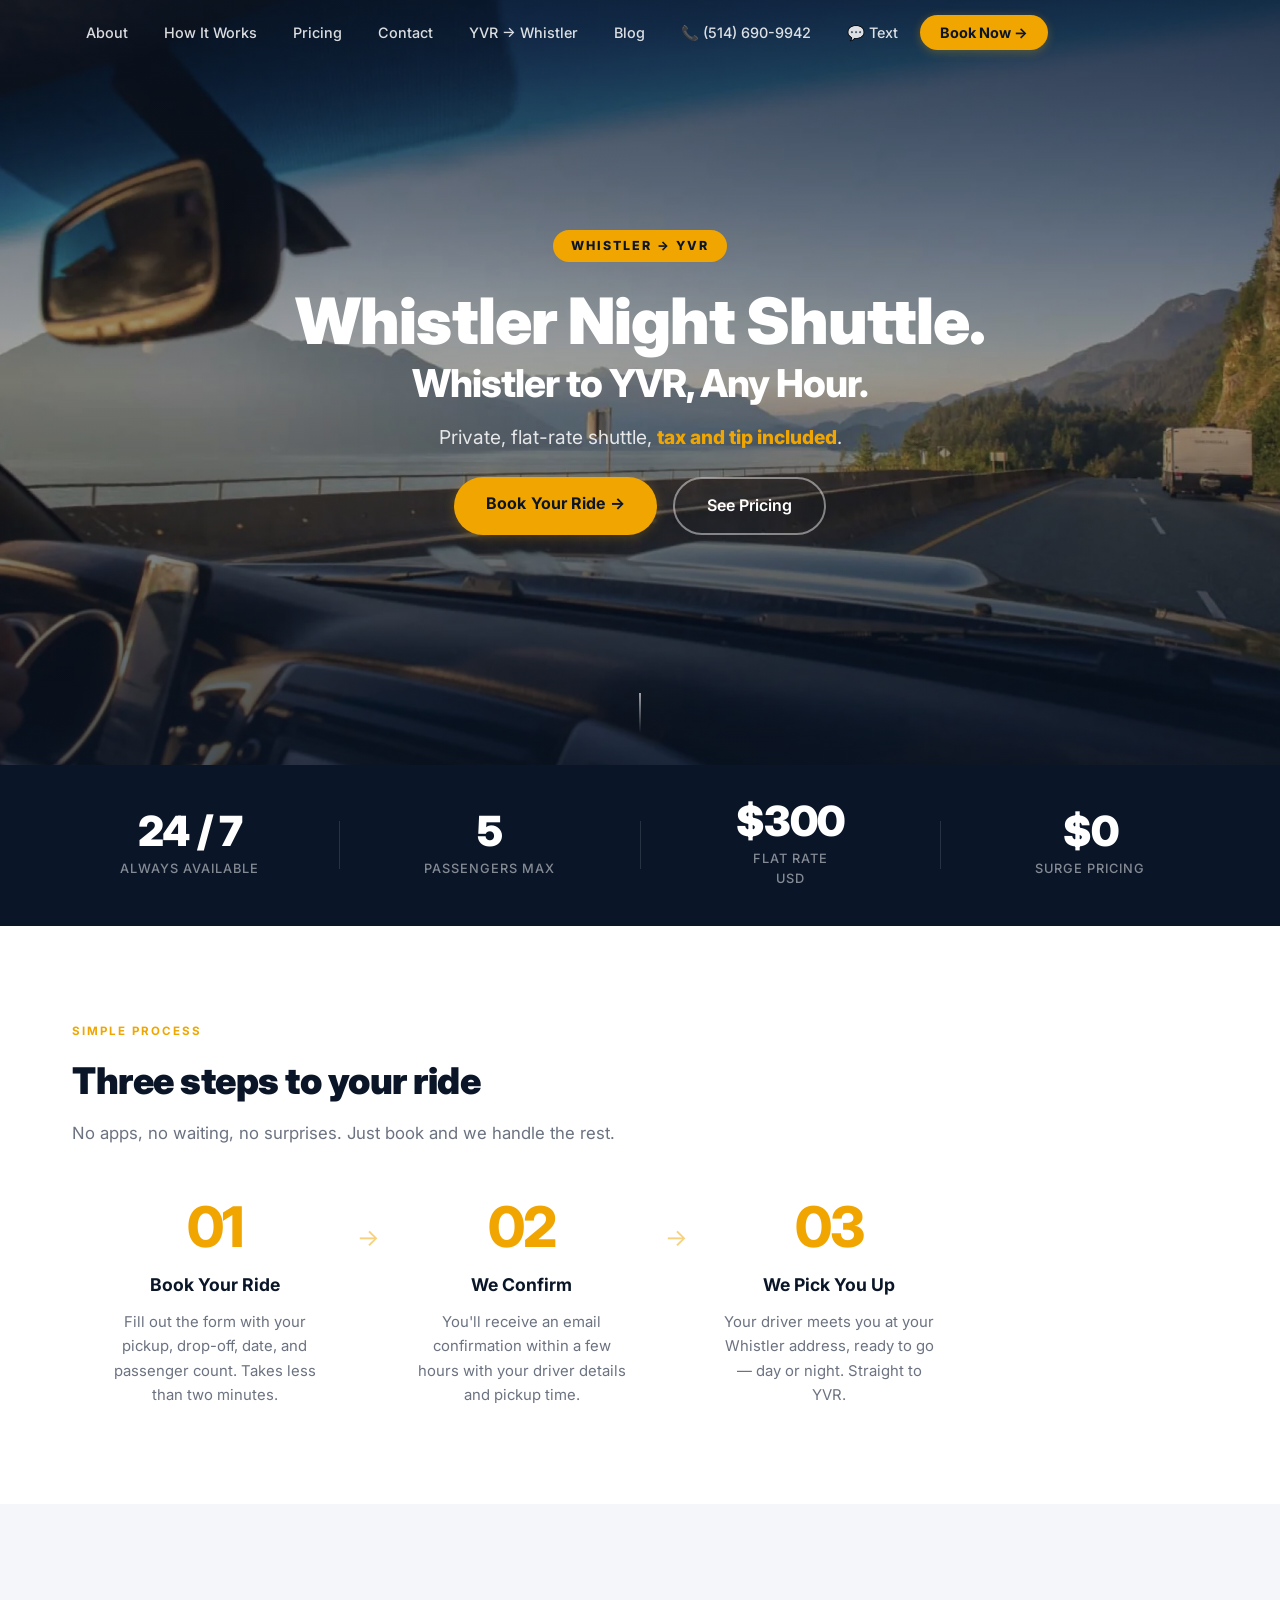
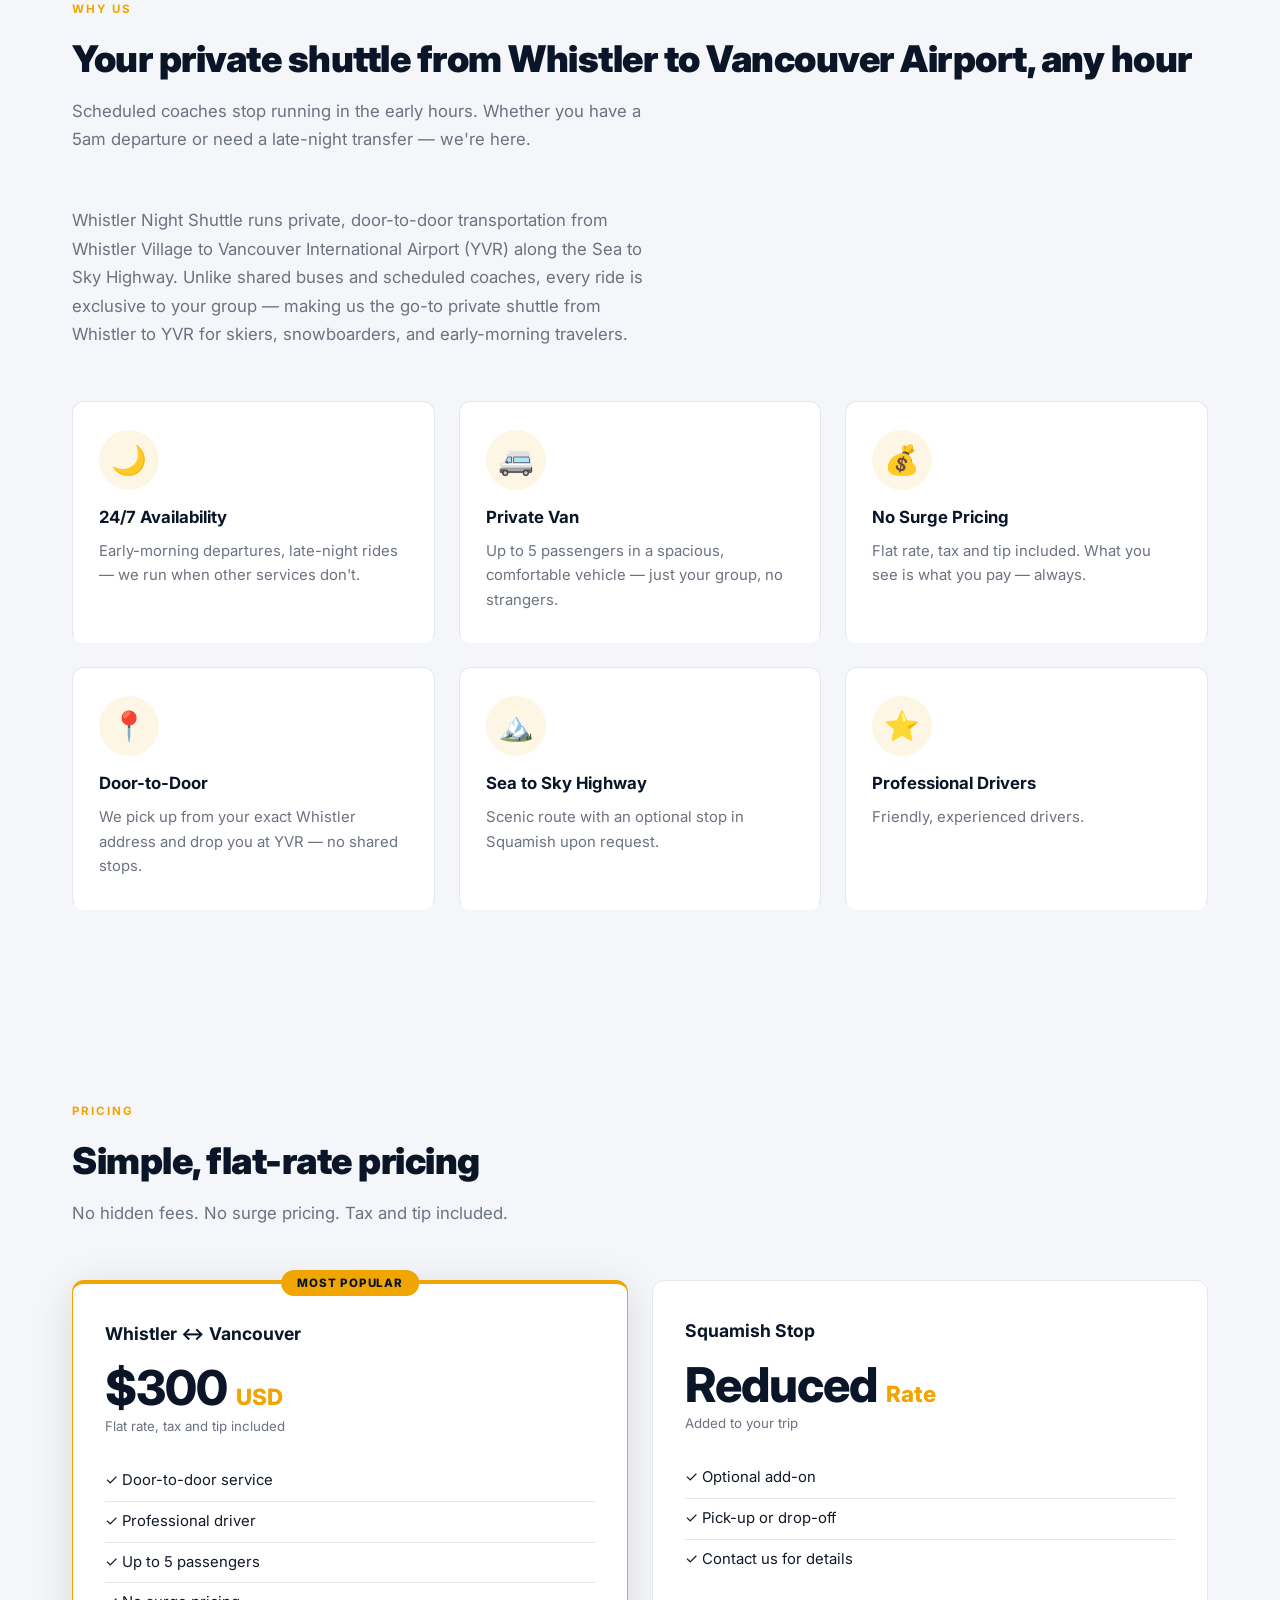
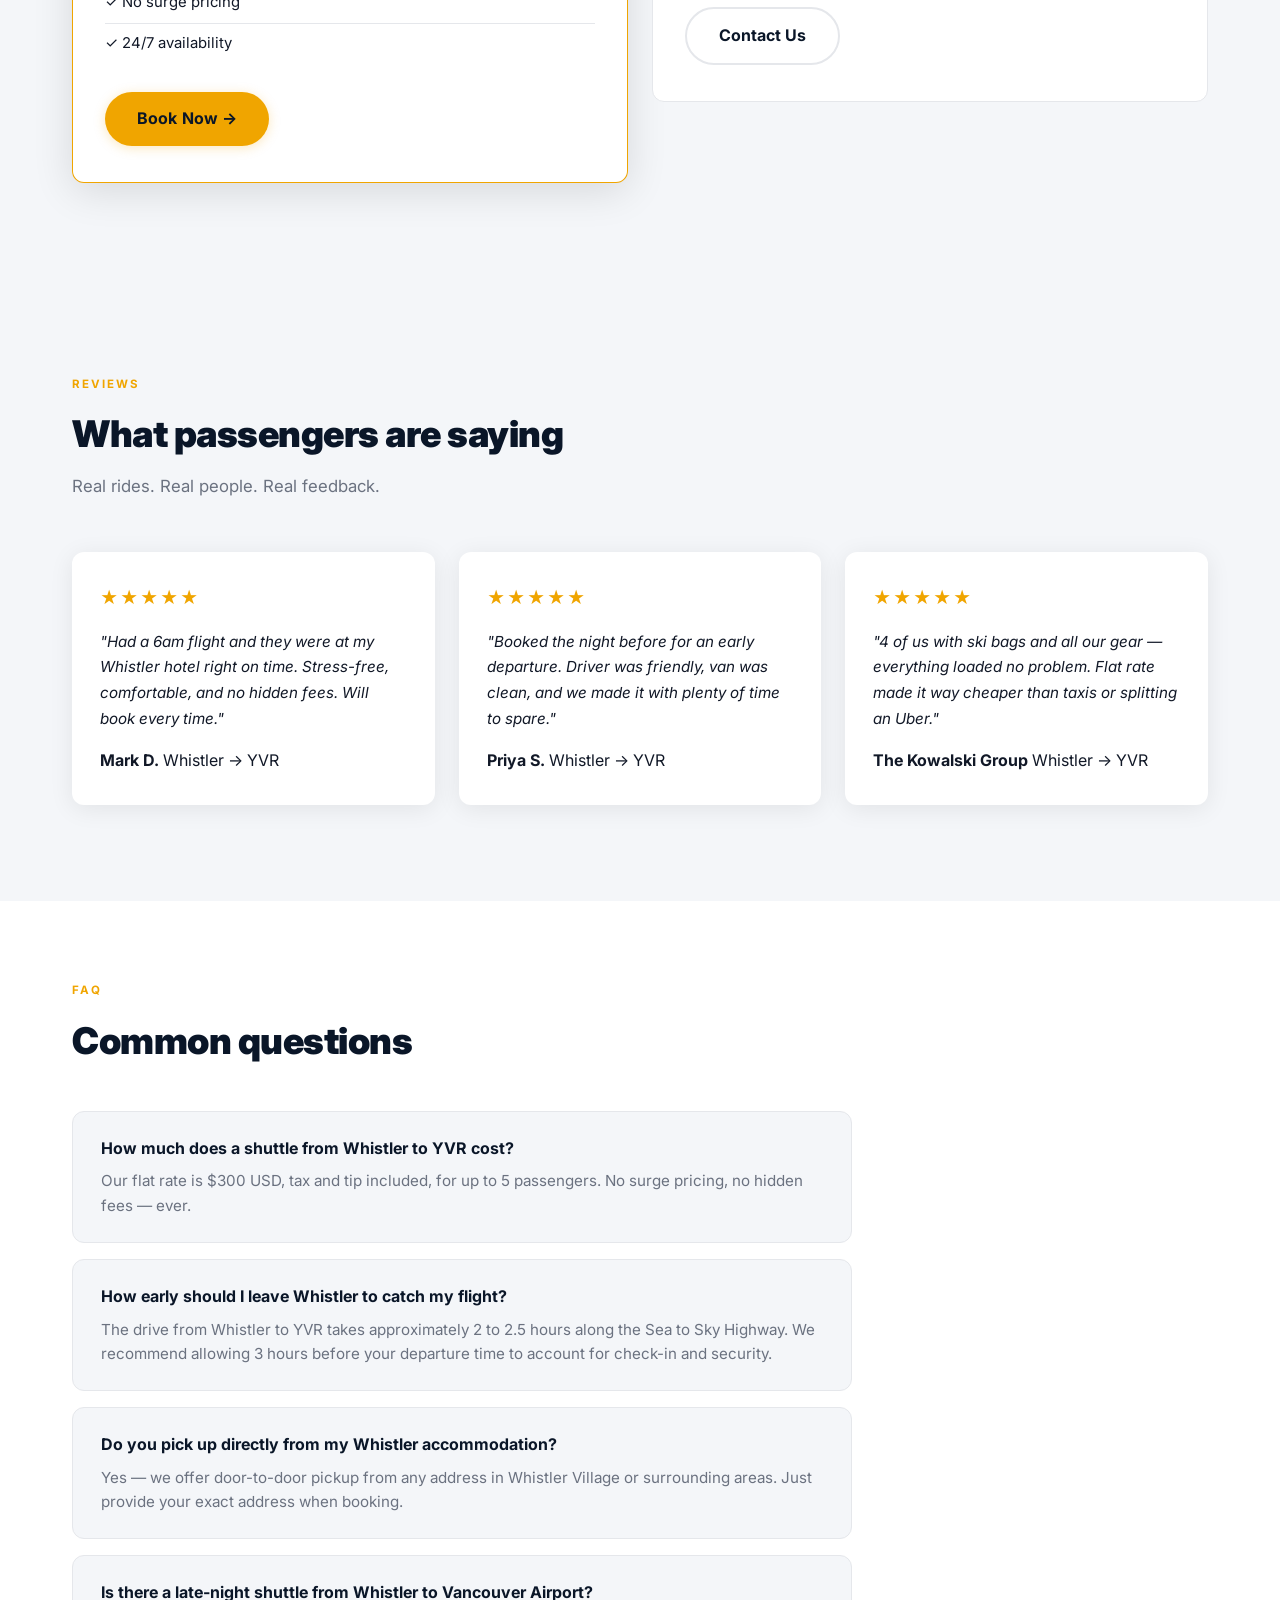
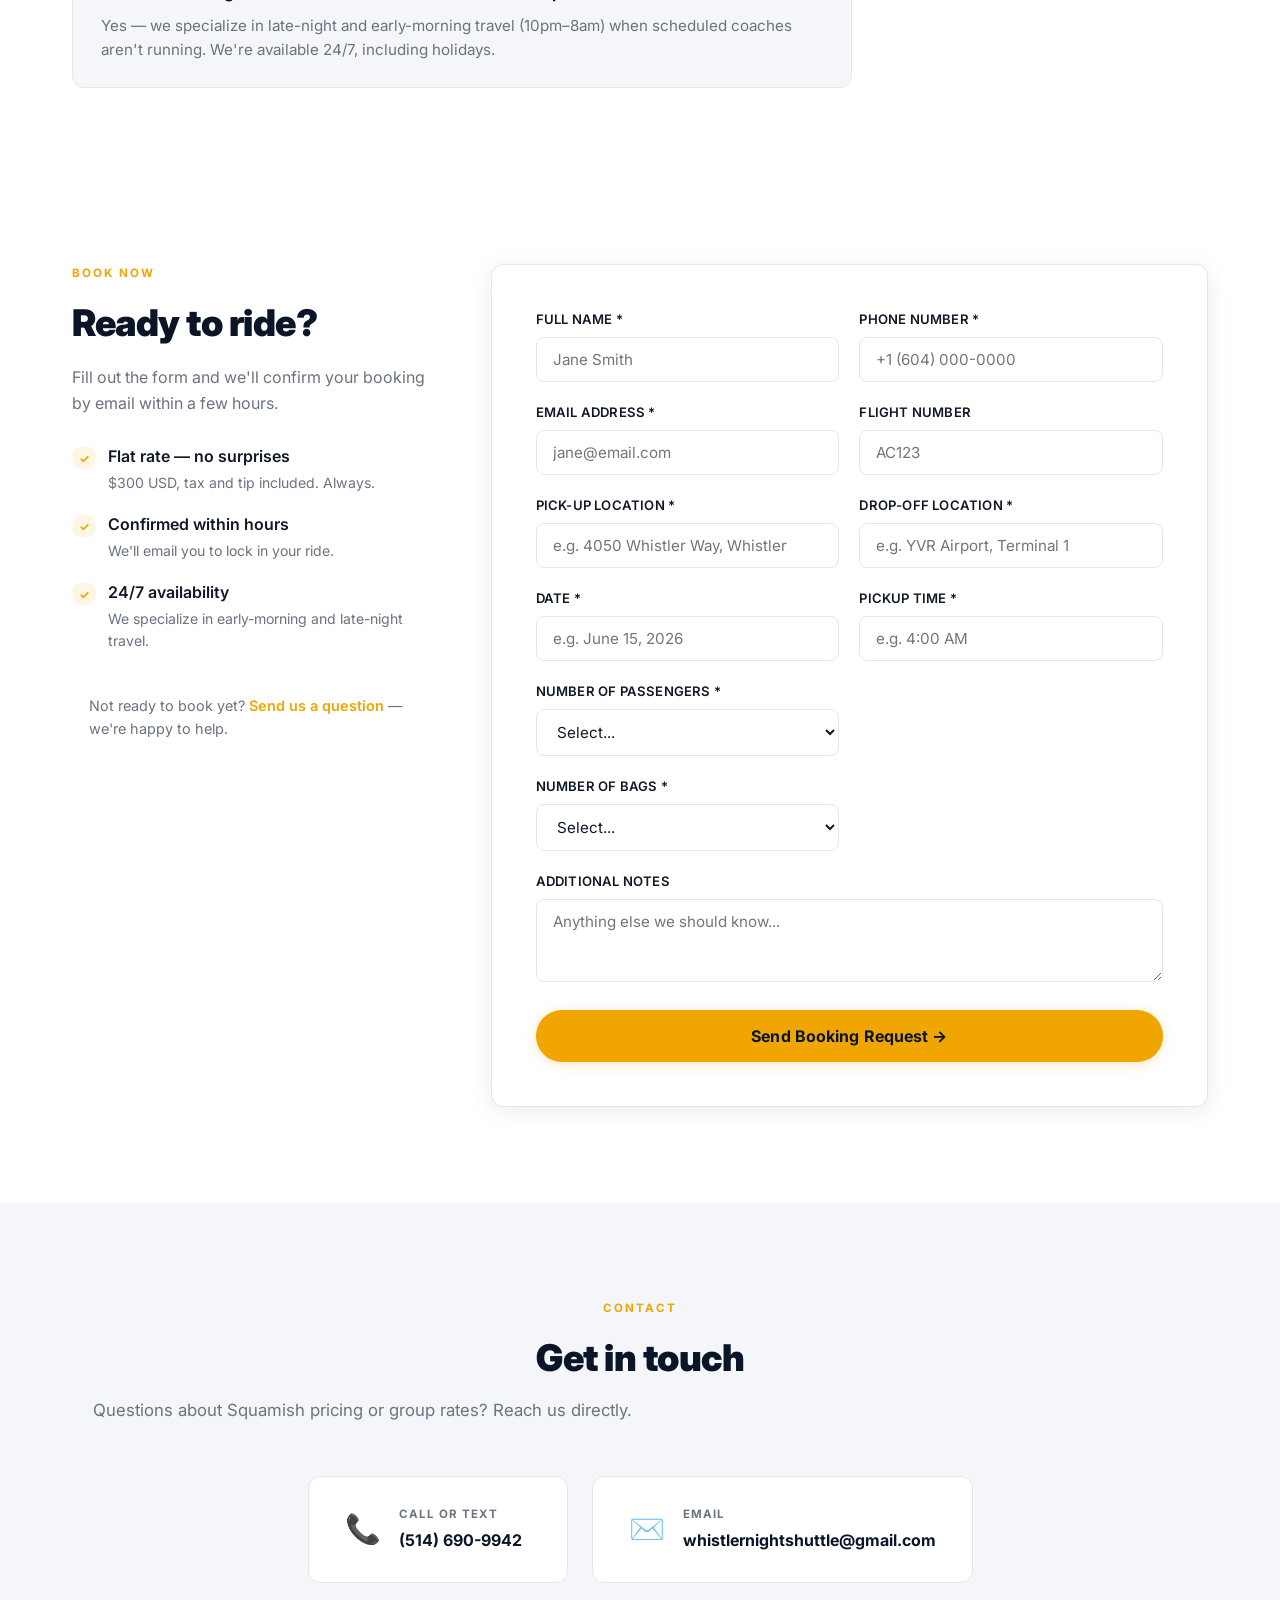
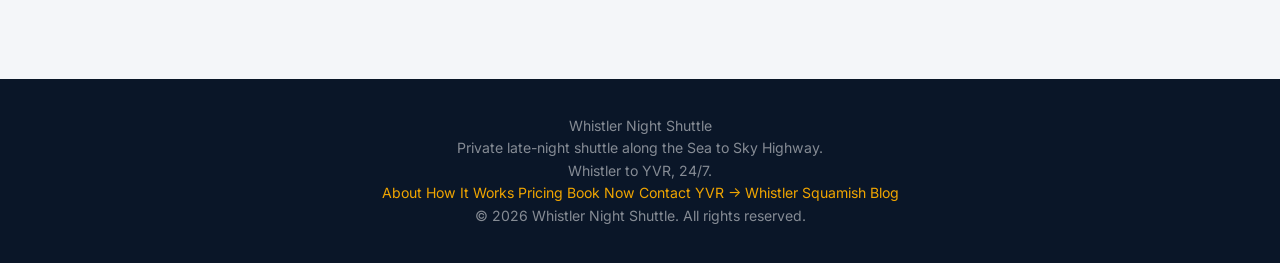
<file: whistler-to-yvr.html>
<!DOCTYPE html>
<html lang="en">
<head>
  <!-- Google tag (gtag.js) -->
  <script async src="https://www.googletagmanager.com/gtag/js?id=AW-16871618053"></script>
  <script>
    window.dataLayer = window.dataLayer || [];
    function gtag(){dataLayer.push(arguments);}
    gtag('js', new Date());

    gtag('config', 'AW-16871618053');
  </script>
  <meta charset="UTF-8" />
  <meta name="viewport" content="width=device-width, initial-scale=1.0" />
  <title>Whistler to YVR Shuttle — Private Airport Transfer, 24/7 | Whistler Night Shuttle</title>
  <meta name="description" content="Whistler Night Shuttle — private, flat-rate transportation from Whistler, BC to Vancouver Airport (YVR). Available 24/7. Up to 5 passengers, $300 USD flat rate, no surge pricing." />
  <meta name="keywords" content="whistler to vancouver airport shuttle, whistler to YVR, whistler airport shuttle, shuttle from whistler to vancouver, whistler to vancouver airport transfer, whistler YVR shuttle, private shuttle whistler to YVR" />

  <!-- Open Graph -->
  <meta property="og:title" content="Whistler to YVR Shuttle — Private Airport Transfer, 24/7 | Whistler Night Shuttle" />
  <meta property="og:description" content="Private, flat-rate shuttle from Whistler, BC to Vancouver Airport (YVR). 24/7 availability. Up to 5 passengers, $300 USD flat rate, no surge pricing." />
  <meta property="og:image" content="https://whistlernightshuttle.com/Whistler.png" />
  <meta property="og:url" content="https://whistlernightshuttle.com/whistler-to-yvr.html" />
  <meta property="og:type" content="website" />
  <meta property="og:locale" content="en_CA" />

  <!-- Twitter Card -->
  <meta name="twitter:card" content="summary_large_image" />
  <meta name="twitter:title" content="Whistler to YVR Shuttle — Private Airport Transfer, 24/7" />
  <meta name="twitter:description" content="Private, flat-rate shuttle from Whistler, BC to Vancouver Airport (YVR). 24/7 availability. $300 USD flat rate, no surge pricing." />
  <meta name="twitter:image" content="https://whistlernightshuttle.com/Whistler.png" />

  <!-- Canonical -->
  <link rel="canonical" href="https://whistlernightshuttle.com/whistler-to-yvr.html" />

  <!-- Favicon -->
  <link rel="icon" href="data:image/svg+xml,<svg xmlns='http://www.w3.org/2000/svg' viewBox='0 0 100 100'><text y='.9em' font-size='90'>🌙</text></svg>" />

  <!-- Hero image preload -->
  <link rel="preload" href="hero.webp" as="image" type="image/webp" />
  <link rel="preload" href="hero.jpg" as="image" />

  <!-- Google Fonts (non-blocking) -->
  <link rel="preconnect" href="https://fonts.googleapis.com" />
  <link rel="preconnect" href="https://fonts.gstatic.com" crossorigin />
  <link rel="preload" href="https://fonts.googleapis.com/css2?family=Inter:wght@400;500;600;700;800;900&display=swap" as="style" onload="this.onload=null;this.rel='stylesheet'" />
  <noscript><link rel="stylesheet" href="https://fonts.googleapis.com/css2?family=Inter:wght@400;500;600;700;800;900&display=swap" /></noscript>

  <link rel="stylesheet" href="css/style.css" />

  <!-- Google Analytics -->
  <script async src="https://www.googletagmanager.com/gtag/js?id=G-0LNHW1JGKN"></script>
  <script>
    window.dataLayer = window.dataLayer || [];
    function gtag(){dataLayer.push(arguments);}
    gtag('js', new Date());
    gtag('config', 'G-0LNHW1JGKN');
  </script>

  <!-- Schema -->
  <script type="application/ld+json">
  {
    "@context": "https://schema.org",
    "@type": "TaxiService",
    "name": "Whistler Night Shuttle",
    "description": "Private, flat-rate shuttle service from Whistler, BC to Vancouver Airport (YVR). Door-to-door transportation along the Sea to Sky Highway, available 24/7.",
    "url": "https://whistlernightshuttle.com/whistler-to-yvr.html",
    "email": "whistlernightshuttle@gmail.com",
    "image": "https://whistlernightshuttle.com/Whistler.png",
    "priceRange": "$$",
    "areaServed": ["Whistler", "Squamish", "Vancouver"],
    "openingHours": "Mo-Su 00:00-23:59",
    "aggregateRating": {
      "@type": "AggregateRating",
      "ratingValue": "5",
      "reviewCount": "3"
    },
    "sameAs": []
  }
  </script>
  <script type="application/ld+json">
  {
    "@context": "https://schema.org",
    "@type": "FAQPage",
    "mainEntity": [
      {
        "@type": "Question",
        "name": "How much does a shuttle from Whistler to YVR cost?",
        "acceptedAnswer": {
          "@type": "Answer",
          "text": "Our flat rate is $300 USD, tax and tip included, for up to 5 passengers. No surge pricing, no hidden fees — ever."
        }
      },
      {
        "@type": "Question",
        "name": "How early should I leave Whistler to catch my flight?",
        "acceptedAnswer": {
          "@type": "Answer",
          "text": "The drive from Whistler to YVR takes approximately 2 to 2.5 hours along the Sea to Sky Highway. We recommend allowing 3 hours before your departure time to account for check-in and security."
        }
      },
      {
        "@type": "Question",
        "name": "Do you pick up directly from my Whistler accommodation?",
        "acceptedAnswer": {
          "@type": "Answer",
          "text": "Yes — we offer door-to-door pickup from any address in Whistler Village or surrounding areas. Just provide your exact address when booking."
        }
      },
      {
        "@type": "Question",
        "name": "Is there a late-night shuttle from Whistler to Vancouver Airport?",
        "acceptedAnswer": {
          "@type": "Answer",
          "text": "Yes — we specialize in late-night and early-morning travel (10pm–8am) when scheduled coaches aren't running. We're available 24/7, including holidays."
        }
      }
    ]
  }
  </script>
</head>
<body>

  <!-- NAV -->
  <header id="site-header">
    <nav class="nav">
      <button class="nav-toggle" aria-label="Toggle menu">&#9776;</button>
      <ul class="nav-links">
        <li><a href="#about">About</a></li>
        <li><a href="#how-it-works">How It Works</a></li>
        <li><a href="#pricing">Pricing</a></li>
        <li><a href="#contact">Contact</a></li>
        <li><a href="/">YVR &rarr; Whistler</a></li>
        <li><a href="blog/">Blog</a></li>
        <li><a href="tel:+15146909942">📞 (514) 690-9942</a></li>
        <li><a href="sms:+15146909942">💬 Text</a></li>
        <li><a href="#book" class="nav-cta">Book Now &rarr;</a></li>
      </ul>
    </nav>
  </header>

  <main>

    <!-- HERO -->
    <section class="hero" id="home">
      <div class="hero-overlay"></div>
      <div class="hero-content">
        <div class="hero-badge">WHISTLER &rarr; YVR</div>
        <h1>Whistler Night Shuttle.<br><span class="hero-subline">Whistler to YVR, Any Hour.</span></h1>
        <p>Private, flat-rate shuttle, <strong class="hero-highlight">tax and tip included</strong>.</p>
        <div class="hero-actions">
          <a href="#book" class="btn-primary">Book Your Ride &rarr;</a>
          <a href="#pricing" class="btn-ghost">See Pricing</a>
        </div>
      </div>
      <div class="hero-scroll-hint"><span></span></div>
    </section>

    <!-- CREDENTIAL BAR -->
    <div class="credential-bar">
      <div class="credential-bar-inner">
        <div class="credential-stat">
          <strong>24 / 7</strong>
          <span>Always Available</span>
        </div>
        <div class="credential-divider"></div>
        <div class="credential-stat">
          <strong>5</strong>
          <span>Passengers Max</span>
        </div>
        <div class="credential-divider"></div>
        <div class="credential-stat">
          <strong>$300</strong>
          <span>Flat Rate <span class="credential-highlight">USD</span></span>
        </div>
        <div class="credential-divider"></div>
        <div class="credential-stat">
          <strong>$0</strong>
          <span>Surge Pricing</span>
        </div>
      </div>
    </div>

    <!-- HOW IT WORKS -->
    <section class="how-it-works" id="how-it-works">
      <div class="container">
        <div class="section-label">Simple Process</div>
        <h2>Three steps to your ride</h2>
        <p class="section-sub">No apps, no waiting, no surprises. Just book and we handle the rest.</p>
        <div class="steps-grid">
          <div class="step">
            <div class="step-number">01</div>
            <h3>Book Your Ride</h3>
            <p>Fill out the form with your pickup, drop-off, date, and passenger count. Takes less than two minutes.</p>
          </div>
          <div class="step-arrow">&#8594;</div>
          <div class="step">
            <div class="step-number">02</div>
            <h3>We Confirm</h3>
            <p>You'll receive an email confirmation within a few hours with your driver details and pickup time.</p>
          </div>
          <div class="step-arrow">&#8594;</div>
          <div class="step">
            <div class="step-number">03</div>
            <h3>We Pick You Up</h3>
            <p>Your driver meets you at your Whistler address, ready to go — day or night. Straight to YVR.</p>
          </div>
        </div>
      </div>
    </section>

    <!-- WHY US -->
    <section class="about" id="about">
      <div class="container">
        <div class="section-label">Why Us</div>
        <h2>Your private shuttle from Whistler to Vancouver Airport, any hour</h2>
        <p class="section-sub">Scheduled coaches stop running in the early hours. Whether you have a 5am departure or need a late-night transfer — we're here.</p>
        <p class="section-sub" style="margin-top:12px;">Whistler Night Shuttle runs private, door-to-door transportation from Whistler Village to Vancouver International Airport (YVR) along the Sea to Sky Highway. Unlike shared buses and scheduled coaches, every ride is exclusive to your group — making us the go-to private shuttle from Whistler to YVR for skiers, snowboarders, and early-morning travelers.</p>
        <div class="features-grid">
          <div class="feature">
            <div class="feature-icon">🌙</div>
            <h3>24/7 Availability</h3>
            <p>Early-morning departures, late-night rides — we run when other services don't.</p>
          </div>
          <div class="feature">
            <div class="feature-icon">🚐</div>
            <h3>Private Van</h3>
            <p>Up to 5 passengers in a spacious, comfortable vehicle — just your group, no strangers.</p>
          </div>
          <div class="feature">
            <div class="feature-icon">💰</div>
            <h3>No Surge Pricing</h3>
            <p>Flat rate, tax and tip included. What you see is what you pay — always.</p>
          </div>
          <div class="feature">
            <div class="feature-icon">📍</div>
            <h3>Door-to-Door</h3>
            <p>We pick up from your exact Whistler address and drop you at YVR — no shared stops.</p>
          </div>
          <div class="feature">
            <div class="feature-icon">🏔️</div>
            <h3>Sea to Sky Highway</h3>
            <p>Scenic route with an optional stop in Squamish upon request.</p>
          </div>
          <div class="feature">
            <div class="feature-icon">⭐</div>
            <h3>Professional Drivers</h3>
            <p>Friendly, experienced drivers.</p>
          </div>
        </div>
      </div>
    </section>

    <!-- PRICING -->
    <section class="pricing" id="pricing">
      <div class="container">
        <div class="section-label">Pricing</div>
        <h2>Simple, flat-rate pricing</h2>
        <p class="section-sub">No hidden fees. No surge pricing. Tax and tip included.</p>
        <div class="pricing-cards">
          <div class="pricing-card featured">
            <div class="pricing-badge">Most Popular</div>
            <h3>Whistler ↔ Vancouver</h3>
            <div class="price">$300 <span>USD</span></div>
            <p class="price-note">Flat rate, tax and tip included</p>
            <ul class="pricing-features">
              <li>✓ Door-to-door service</li>
              <li>✓ Professional driver</li>
              <li>✓ Up to 5 passengers</li>
              <li>✓ No surge pricing</li>
              <li>✓ 24/7 availability</li>
            </ul>
            <a href="#book" class="btn-primary">Book Now &rarr;</a>
          </div>
          <div class="pricing-card">
            <h3>Squamish Stop</h3>
            <div class="price">Reduced <span>Rate</span></div>
            <p class="price-note">Added to your trip</p>
            <ul class="pricing-features">
              <li>✓ Optional add-on</li>
              <li>✓ Pick-up or drop-off</li>
              <li>✓ Contact us for details</li>
            </ul>
            <a href="#contact" class="btn-secondary">Contact Us</a>
          </div>
        </div>
      </div>
    </section>

    <!-- REVIEWS -->
    <section class="reviews" id="reviews">
      <div class="container">
        <div class="section-label">Reviews</div>
        <h2>What passengers are saying</h2>
        <p class="section-sub">Real rides. Real people. Real feedback.</p>
        <div class="reviews-grid">
          <div class="review-card">
            <div class="review-stars">★★★★★</div>
            <p class="review-text">"Had a 6am flight and they were at my Whistler hotel right on time. Stress-free, comfortable, and no hidden fees. Will book every time."</p>
            <div class="review-meta">
              <strong>Mark D.</strong>
              <span>Whistler → YVR</span>
            </div>
          </div>
          <div class="review-card">
            <div class="review-stars">★★★★★</div>
            <p class="review-text">"Booked the night before for an early departure. Driver was friendly, van was clean, and we made it with plenty of time to spare."</p>
            <div class="review-meta">
              <strong>Priya S.</strong>
              <span>Whistler → YVR</span>
            </div>
          </div>
          <div class="review-card">
            <div class="review-stars">★★★★★</div>
            <p class="review-text">"4 of us with ski bags and all our gear — everything loaded no problem. Flat rate made it way cheaper than taxis or splitting an Uber."</p>
            <div class="review-meta">
              <strong>The Kowalski Group</strong>
              <span>Whistler → YVR</span>
            </div>
          </div>
        </div>
      </div>
    </section>

    <!-- FAQ -->
    <section class="faq" id="faq">
      <div class="container">
        <div class="section-label">FAQ</div>
        <h2>Common questions</h2>
        <div class="faq-list">
          <div class="faq-item">
            <h3>How much does a shuttle from Whistler to YVR cost?</h3>
            <p>Our flat rate is $300 USD, tax and tip included, for up to 5 passengers. No surge pricing, no hidden fees — ever.</p>
          </div>
          <div class="faq-item">
            <h3>How early should I leave Whistler to catch my flight?</h3>
            <p>The drive from Whistler to YVR takes approximately 2 to 2.5 hours along the Sea to Sky Highway. We recommend allowing 3 hours before your departure time to account for check-in and security.</p>
          </div>
          <div class="faq-item">
            <h3>Do you pick up directly from my Whistler accommodation?</h3>
            <p>Yes — we offer door-to-door pickup from any address in Whistler Village or surrounding areas. Just provide your exact address when booking.</p>
          </div>
          <div class="faq-item">
            <h3>Is there a late-night shuttle from Whistler to Vancouver Airport?</h3>
            <p>Yes — we specialize in late-night and early-morning travel (10pm–8am) when scheduled coaches aren't running. We're available 24/7, including holidays.</p>
          </div>
        </div>
      </div>
    </section>

    <!-- BOOKING FORM -->
    <section class="booking" id="book">
      <div class="container">
        <div class="booking-layout">

          <div class="booking-info">
            <div class="section-label light">Book Now</div>
            <h2>Ready to ride?</h2>
            <p>Fill out the form and we'll confirm your booking by email within a few hours.</p>
            <ul class="booking-trust">
              <li>
                <span class="trust-icon">✓</span>
                <div>
                  <strong>Flat rate — no surprises</strong>
                  <p>$300 USD, tax and tip included. Always.</p>
                </div>
              </li>
              <li>
                <span class="trust-icon">✓</span>
                <div>
                  <strong>Confirmed within hours</strong>
                  <p>We'll email you to lock in your ride.</p>
                </div>
              </li>
              <li>
                <span class="trust-icon">✓</span>
                <div>
                  <strong>24/7 availability</strong>
                  <p>We specialize in early-morning and late-night travel.</p>
                </div>
              </li>
            </ul>
            <div class="booking-contact-hint">
              Not ready to book yet? <a href="mailto:whistlernightshuttle@gmail.com">Send us a question</a> — we're happy to help.
            </div>
          </div>

          <div class="booking-form-wrap">
            <form id="booking-form" action="https://api.web3forms.com/submit" method="POST" class="booking-form">
              <input type="hidden" name="access_key" value="9b3df00c-7586-467f-86d6-fc8bad46192a" />
              <input type="hidden" name="subject" value="New Shuttle Booking Request — Whistler Night Shuttle (Whistler to YVR)" />
              <input type="hidden" name="redirect" value="https://whistlernightshuttle.com/whistler-to-yvr.html?booked=true" />

              <div class="form-row">
                <div class="form-group">
                  <label for="name">Full Name *</label>
                  <input type="text" id="name" name="name" required placeholder="Jane Smith" />
                </div>
                <div class="form-group">
                  <label for="phone">Phone Number *</label>
                  <input type="tel" id="phone" name="phone" required placeholder="+1 (604) 000-0000" />
                </div>
              </div>

              <div class="form-row">
                <div class="form-group">
                  <label for="email">Email Address *</label>
                  <input type="email" id="email" name="email" required placeholder="jane@email.com" />
                </div>
                <div class="form-group">
                  <label for="flight">Flight Number</label>
                  <input type="text" id="flight" name="flight_number" placeholder="AC123" />
                </div>
              </div>

              <div class="form-row">
                <div class="form-group">
                  <label for="pickup">Pick-Up Location *</label>
                  <input type="text" id="pickup" name="pickup_location" required placeholder="e.g. 4050 Whistler Way, Whistler" />
                </div>
                <div class="form-group">
                  <label for="dropoff">Drop-Off Location *</label>
                  <input type="text" id="dropoff" name="dropoff_location" required placeholder="e.g. YVR Airport, Terminal 1" />
                </div>
              </div>

              <div class="form-row">
                <div class="form-group">
                  <label for="date">Date *</label>
                  <input type="text" id="date" name="date" required placeholder="e.g. June 15, 2026" />
                </div>
                <div class="form-group">
                  <label for="time">Pickup Time *</label>
                  <input type="text" id="time" name="time" required placeholder="e.g. 4:00 AM" />
                </div>
              </div>

              <div class="form-row">
                <div class="form-group">
                  <label for="passengers">Number of Passengers *</label>
                  <select id="passengers" name="passengers" required>
                    <option value="">Select...</option>
                    <option value="1">1</option>
                    <option value="2">2</option>
                    <option value="3">3</option>
                    <option value="4">4</option>
                    <option value="5">5</option>
                  </select>
                </div>
              </div>

              <div class="form-row">
                <div class="form-group">
                  <label for="luggage">Number of Bags *</label>
                  <select id="luggage" name="luggage_count" required>
                    <option value="">Select...</option>
                    <option value="0">0</option>
                    <option value="1">1</option>
                    <option value="2">2</option>
                    <option value="3">3</option>
                    <option value="4">4</option>
                    <option value="5">5</option>
                    <option value="6+">6+</option>
                  </select>
                </div>
              </div>

              <div class="form-group full-width">
                <label for="notes">Additional Notes</label>
                <textarea id="notes" name="notes" rows="3" placeholder="Anything else we should know..."></textarea>
              </div>

              <input type="checkbox" name="botcheck" style="display:none" />

              <button type="submit" class="btn-primary btn-submit">Send Booking Request &rarr;</button>

              <div id="form-success" class="form-success" style="display:none">
                ✓ Your booking request has been sent! We'll confirm by email shortly.
              </div>
              <div id="form-error" class="form-error" style="display:none">
                Something went wrong. Please email us directly at whistlernightshuttle@gmail.com
              </div>
            </form>
          </div>

        </div>
      </div>
    </section>

    <!-- CONTACT -->
    <section class="contact" id="contact">
      <div class="container">
        <div class="section-label">Contact</div>
        <h2>Get in touch</h2>
        <p class="section-sub">Questions about Squamish pricing or group rates? Reach us directly.</p>
        <div class="contact-items">
          <a href="tel:+15146909942" class="contact-item">
            <span class="contact-icon">📞</span>
            <div>
              <strong>Call or Text</strong>
              <p>(514) 690-9942</p>
            </div>
          </a>
          <a href="mailto:whistlernightshuttle@gmail.com" class="contact-item">
            <span class="contact-icon">✉️</span>
            <div>
              <strong>Email</strong>
              <p>whistlernightshuttle@gmail.com</p>
            </div>
          </a>
        </div>
      </div>
    </section>

  </main>

  <!-- FOOTER -->
  <footer class="footer">
    <div class="container footer-inner">
      <div class="footer-brand">
        <span class="footer-logo">Whistler Night Shuttle</span>
        <p>Private late-night shuttle along the Sea to Sky Highway.<br>Whistler to YVR, 24/7.</p>
      </div>
      <div class="footer-links">
        <a href="#about">About</a>
        <a href="#how-it-works">How It Works</a>
        <a href="#pricing">Pricing</a>
        <a href="#book">Book Now</a>
        <a href="#contact">Contact</a>
        <a href="/">YVR &rarr; Whistler</a>
        <a href="squamish-shuttle.html">Squamish</a>
        <a href="blog/">Blog</a>
      </div>
    </div>
    <div class="footer-bottom">
      <div class="container">
        <p>&copy; 2026 Whistler Night Shuttle. All rights reserved.</p>
      </div>
    </div>
  </footer>

  <script src="js/main.js" defer></script>
</body>
</html>
</file>
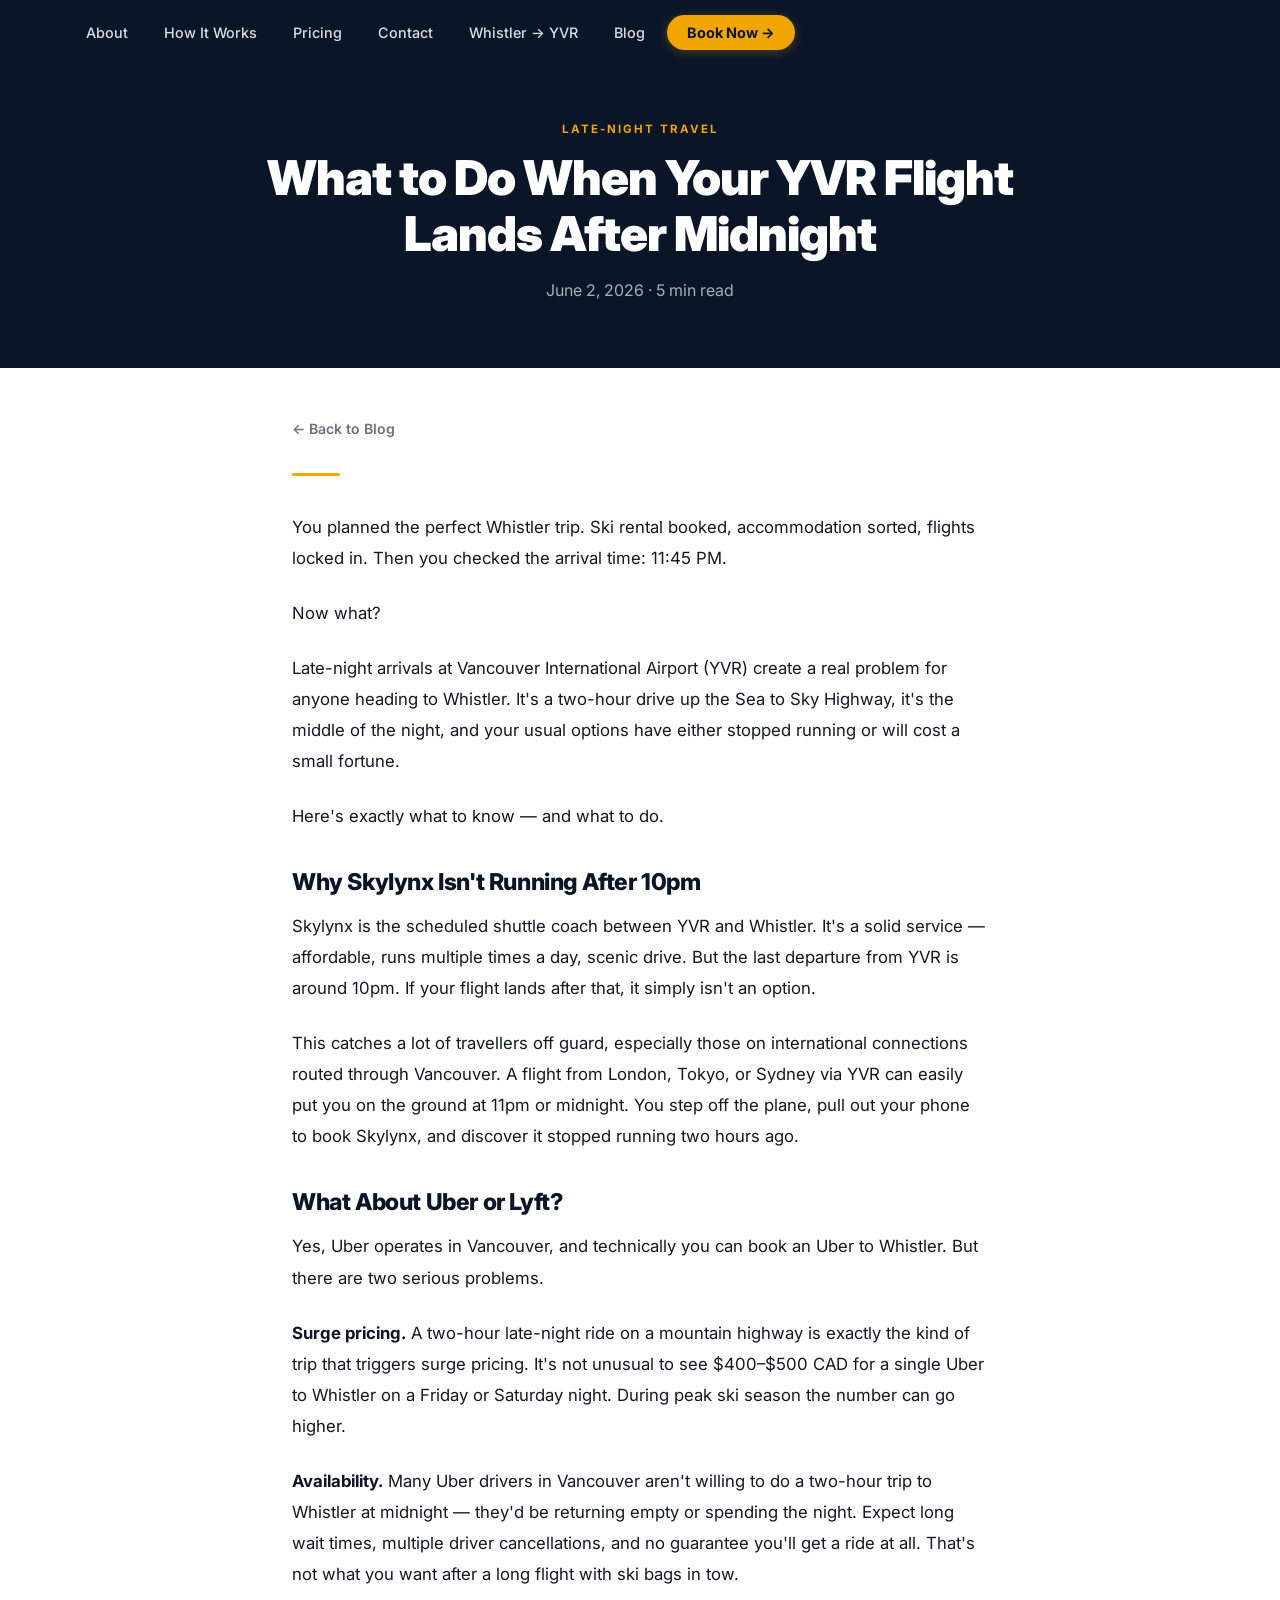
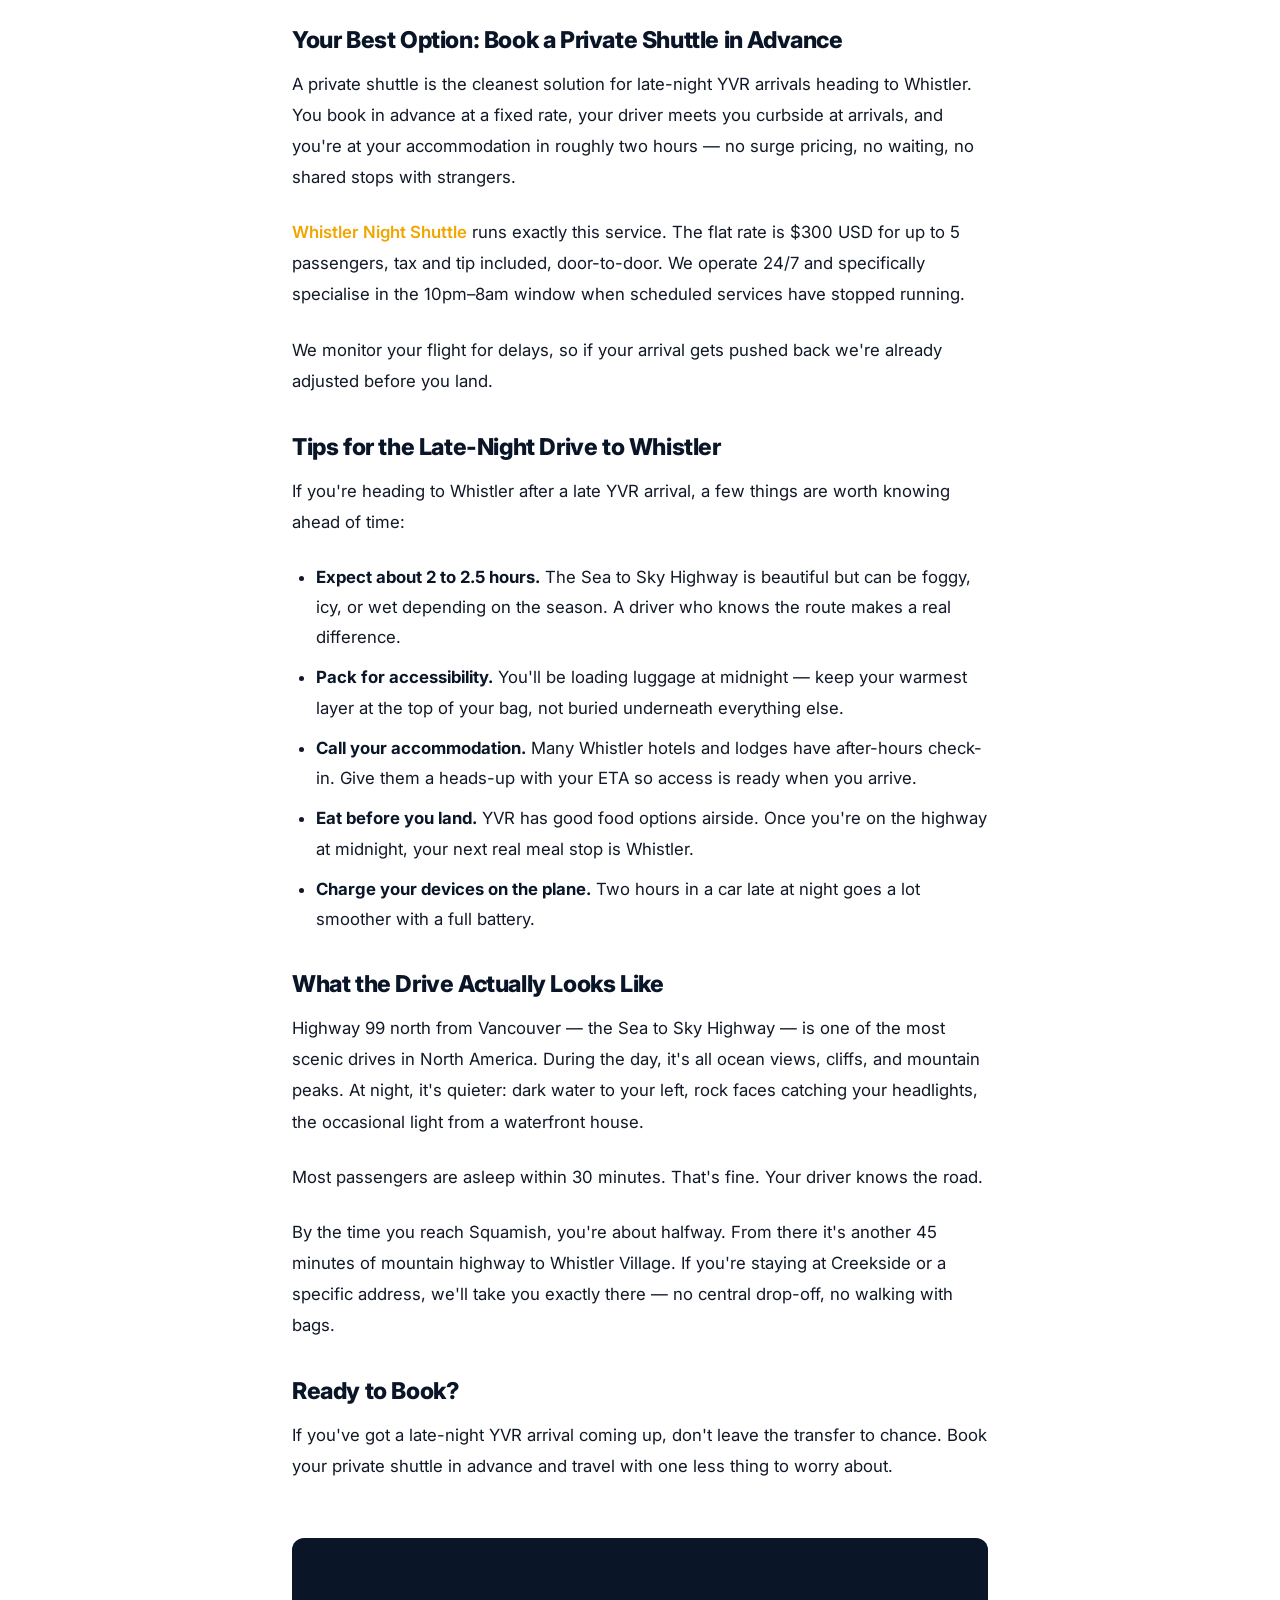
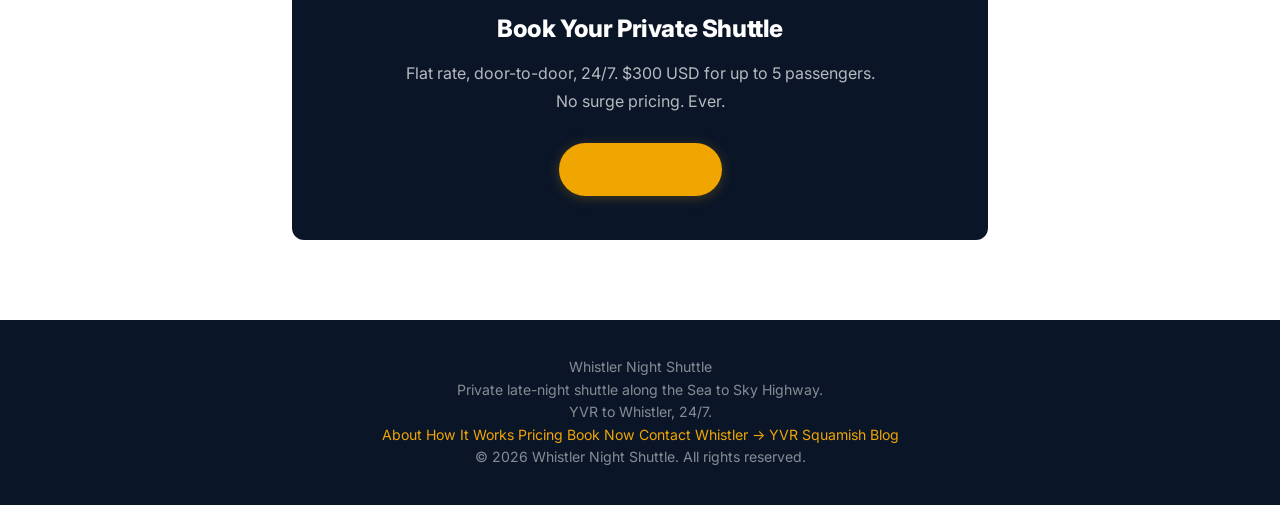
<file: blog/late-night-yvr-whistler.html>
<!DOCTYPE html>
<html lang="en">
<head>
  <!-- Google tag (gtag.js) -->
  <script async src="https://www.googletagmanager.com/gtag/js?id=AW-16871618053"></script>
  <script>
    window.dataLayer = window.dataLayer || [];
    function gtag(){dataLayer.push(arguments);}
    gtag('js', new Date());

    gtag('config', 'AW-16871618053');
  </script>
  <meta charset="UTF-8" />
  <meta name="viewport" content="width=device-width, initial-scale=1.0" />
  <title>What to Do When Your YVR Flight Lands After Midnight | Whistler Night Shuttle</title>
  <meta name="description" content="Skylynx stops at 10pm and Uber surges to $400+. Here's exactly what to do when your YVR flight lands after midnight and you need to get to Whistler." />
  <meta name="keywords" content="late night yvr to whistler, yvr to whistler after 10pm, whistler shuttle midnight, yvr flight lands late whistler, what to do late night yvr whistler" />

  <!-- Open Graph -->
  <meta property="og:title" content="What to Do When Your YVR Flight Lands After Midnight" />
  <meta property="og:description" content="Skylynx stops at 10pm and Uber surges to $400+. Here's exactly what to do when your flight lands late and you need to get to Whistler." />
  <meta property="og:image" content="https://whistlernightshuttle.com/Whistler.png" />
  <meta property="og:url" content="https://whistlernightshuttle.com/blog/late-night-yvr-whistler.html" />
  <meta property="og:type" content="article" />
  <meta property="og:locale" content="en_CA" />
  <meta property="article:published_time" content="2026-06-02" />

  <!-- Twitter Card -->
  <meta name="twitter:card" content="summary_large_image" />
  <meta name="twitter:title" content="What to Do When Your YVR Flight Lands After Midnight" />
  <meta name="twitter:description" content="Skylynx stops at 10pm. Uber surges to $400+. Here's your actual best option." />
  <meta name="twitter:image" content="https://whistlernightshuttle.com/Whistler.png" />

  <!-- Canonical -->
  <link rel="canonical" href="https://whistlernightshuttle.com/blog/late-night-yvr-whistler.html" />

  <!-- Favicon -->
  <link rel="icon" href="data:image/svg+xml,<svg xmlns='http://www.w3.org/2000/svg' viewBox='0 0 100 100'><text y='.9em' font-size='90'>🌙</text></svg>" />

  <!-- Google Fonts (non-blocking) -->
  <link rel="preconnect" href="https://fonts.googleapis.com" />
  <link rel="preconnect" href="https://fonts.gstatic.com" crossorigin />
  <link rel="preload" href="https://fonts.googleapis.com/css2?family=Inter:wght@400;500;600;700;800;900&display=swap" as="style" onload="this.onload=null;this.rel='stylesheet'" />
  <noscript><link rel="stylesheet" href="https://fonts.googleapis.com/css2?family=Inter:wght@400;500;600;700;800;900&display=swap" /></noscript>

  <link rel="stylesheet" href="../css/style.css" />

  <!-- Google Analytics -->
  <script async src="https://www.googletagmanager.com/gtag/js?id=G-0LNHW1JGKN"></script>
  <script>
    window.dataLayer = window.dataLayer || [];
    function gtag(){dataLayer.push(arguments);}
    gtag('js', new Date());
    gtag('config', 'G-0LNHW1JGKN');
  </script>

  <script type="application/ld+json">
  {
    "@context": "https://schema.org",
    "@type": "BlogPosting",
    "headline": "What to Do When Your YVR Flight Lands After Midnight",
    "description": "Skylynx stops at 10pm and Uber surges to $400+. Here's exactly what to do when your YVR flight lands after midnight and you need to get to Whistler.",
    "datePublished": "2026-06-02",
    "dateModified": "2026-06-02",
    "author": {
      "@type": "Person",
      "name": "Teagen",
      "url": "https://whistlernightshuttle.com"
    },
    "publisher": {
      "@type": "Organization",
      "name": "Whistler Night Shuttle",
      "url": "https://whistlernightshuttle.com",
      "logo": {
        "@type": "ImageObject",
        "url": "https://whistlernightshuttle.com/Whistler.png"
      }
    },
    "url": "https://whistlernightshuttle.com/blog/late-night-yvr-whistler.html",
    "mainEntityOfPage": {
      "@type": "WebPage",
      "@id": "https://whistlernightshuttle.com/blog/late-night-yvr-whistler.html"
    },
    "image": "https://whistlernightshuttle.com/Whistler.png",
    "keywords": "late night yvr to whistler, yvr to whistler after 10pm, whistler shuttle midnight"
  }
  </script>
</head>
<body>

  <!-- NAV -->
  <header id="site-header">
    <nav class="nav">
      <button class="nav-toggle" aria-label="Toggle menu">&#9776;</button>
      <ul class="nav-links">
        <li><a href="../index.html#about">About</a></li>
        <li><a href="../index.html#how-it-works">How It Works</a></li>
        <li><a href="../index.html#pricing">Pricing</a></li>
        <li><a href="../index.html#contact">Contact</a></li>
        <li><a href="../whistler-to-yvr.html">Whistler &rarr; YVR</a></li>
        <li><a href="../blog/">Blog</a></li>
        <li><a href="../index.html#book" class="nav-cta">Book Now &rarr;</a></li>
      </ul>
    </nav>
  </header>

  <main>

    <!-- PAGE HERO -->
    <section class="page-hero">
      <div class="container">
        <span class="section-label">Late-Night Travel</span>
        <h1>What to Do When Your YVR Flight<br>Lands After Midnight</h1>
        <p>June 2, 2026 &middot; 5 min read</p>
      </div>
    </section>

    <!-- ARTICLE -->
    <div class="article-wrap">

      <a href="../blog/" class="article-back">&larr; Back to Blog</a>

      <div class="article-divider"></div>

      <article class="article-body">

        <p>You planned the perfect Whistler trip. Ski rental booked, accommodation sorted, flights locked in. Then you checked the arrival time: 11:45 PM.</p>

        <p>Now what?</p>

        <p>Late-night arrivals at Vancouver International Airport (YVR) create a real problem for anyone heading to Whistler. It's a two-hour drive up the Sea to Sky Highway, it's the middle of the night, and your usual options have either stopped running or will cost a small fortune.</p>

        <p>Here's exactly what to know — and what to do.</p>

        <h2>Why Skylynx Isn't Running After 10pm</h2>

        <p>Skylynx is the scheduled shuttle coach between YVR and Whistler. It's a solid service — affordable, runs multiple times a day, scenic drive. But the last departure from YVR is around 10pm. If your flight lands after that, it simply isn't an option.</p>

        <p>This catches a lot of travellers off guard, especially those on international connections routed through Vancouver. A flight from London, Tokyo, or Sydney via YVR can easily put you on the ground at 11pm or midnight. You step off the plane, pull out your phone to book Skylynx, and discover it stopped running two hours ago.</p>

        <h2>What About Uber or Lyft?</h2>

        <p>Yes, Uber operates in Vancouver, and technically you can book an Uber to Whistler. But there are two serious problems.</p>

        <p><strong>Surge pricing.</strong> A two-hour late-night ride on a mountain highway is exactly the kind of trip that triggers surge pricing. It's not unusual to see $400–$500 CAD for a single Uber to Whistler on a Friday or Saturday night. During peak ski season the number can go higher.</p>

        <p><strong>Availability.</strong> Many Uber drivers in Vancouver aren't willing to do a two-hour trip to Whistler at midnight — they'd be returning empty or spending the night. Expect long wait times, multiple driver cancellations, and no guarantee you'll get a ride at all. That's not what you want after a long flight with ski bags in tow.</p>

        <h2>Your Best Option: Book a Private Shuttle in Advance</h2>

        <p>A private shuttle is the cleanest solution for late-night YVR arrivals heading to Whistler. You book in advance at a fixed rate, your driver meets you curbside at arrivals, and you're at your accommodation in roughly two hours — no surge pricing, no waiting, no shared stops with strangers.</p>

        <p><a href="https://whistlernightshuttle.com">Whistler Night Shuttle</a> runs exactly this service. The flat rate is $300 USD for up to 5 passengers, tax and tip included, door-to-door. We operate 24/7 and specifically specialise in the 10pm–8am window when scheduled services have stopped running.</p>

        <p>We monitor your flight for delays, so if your arrival gets pushed back we're already adjusted before you land.</p>

        <h2>Tips for the Late-Night Drive to Whistler</h2>

        <p>If you're heading to Whistler after a late YVR arrival, a few things are worth knowing ahead of time:</p>

        <ul>
          <li><strong>Expect about 2 to 2.5 hours.</strong> The Sea to Sky Highway is beautiful but can be foggy, icy, or wet depending on the season. A driver who knows the route makes a real difference.</li>
          <li><strong>Pack for accessibility.</strong> You'll be loading luggage at midnight — keep your warmest layer at the top of your bag, not buried underneath everything else.</li>
          <li><strong>Call your accommodation.</strong> Many Whistler hotels and lodges have after-hours check-in. Give them a heads-up with your ETA so access is ready when you arrive.</li>
          <li><strong>Eat before you land.</strong> YVR has good food options airside. Once you're on the highway at midnight, your next real meal stop is Whistler.</li>
          <li><strong>Charge your devices on the plane.</strong> Two hours in a car late at night goes a lot smoother with a full battery.</li>
        </ul>

        <h2>What the Drive Actually Looks Like</h2>

        <p>Highway 99 north from Vancouver — the Sea to Sky Highway — is one of the most scenic drives in North America. During the day, it's all ocean views, cliffs, and mountain peaks. At night, it's quieter: dark water to your left, rock faces catching your headlights, the occasional light from a waterfront house.</p>

        <p>Most passengers are asleep within 30 minutes. That's fine. Your driver knows the road.</p>

        <p>By the time you reach Squamish, you're about halfway. From there it's another 45 minutes of mountain highway to Whistler Village. If you're staying at Creekside or a specific address, we'll take you exactly there — no central drop-off, no walking with bags.</p>

        <h2>Ready to Book?</h2>

        <p>If you've got a late-night YVR arrival coming up, don't leave the transfer to chance. Book your private shuttle in advance and travel with one less thing to worry about.</p>

        <div class="article-cta">
          <h3>Book Your Private Shuttle</h3>
          <p>Flat rate, door-to-door, 24/7. $300 USD for up to 5 passengers.<br>No surge pricing. Ever.</p>
          <a href="../index.html#book" class="btn-primary">Book Now &rarr;</a>
        </div>

      </article>

    </div>

  </main>

  <!-- FOOTER -->
  <footer class="footer">
    <div class="container footer-inner">
      <div class="footer-brand">
        <span class="footer-logo">Whistler Night Shuttle</span>
        <p>Private late-night shuttle along the Sea to Sky Highway.<br>YVR to Whistler, 24/7.</p>
      </div>
      <div class="footer-links">
        <a href="../index.html#about">About</a>
        <a href="../index.html#how-it-works">How It Works</a>
        <a href="../index.html#pricing">Pricing</a>
        <a href="../index.html#book">Book Now</a>
        <a href="../index.html#contact">Contact</a>
        <a href="../whistler-to-yvr.html">Whistler &rarr; YVR</a>
        <a href="../squamish-shuttle.html">Squamish</a>
        <a href="../blog/">Blog</a>
      </div>
    </div>
    <div class="footer-bottom">
      <div class="container">
        <p>&copy; 2026 Whistler Night Shuttle. All rights reserved.</p>
      </div>
    </div>
  </footer>

  <script src="../js/main.js" defer></script>
</body>
</html>
</file>
<file: css/style.css>
/* ===== RESET & BASE ===== */
*, *::before, *::after { box-sizing: border-box; margin: 0; padding: 0; }

:root {
  --navy: #0a1628;
  --navy-mid: #1a2f4a;
  --gold: #f0a500;
  --gold-hover: #d4920a;
  --gold-light: rgba(240,165,0,0.10);
  --white: #ffffff;
  --light: #f4f6f9;
  --gray: #6b7280;
  --text: #111827;
  --border: #e5e7eb;
  --radius: 12px;
  --shadow: 0 4px 24px rgba(0,0,0,0.08);
  --shadow-md: 0 8px 40px rgba(0,0,0,0.12);
}

html { scroll-behavior: smooth; }

body {
  font-family: 'Inter', -apple-system, BlinkMacSystemFont, sans-serif;
  color: var(--text);
  line-height: 1.6;
  font-size: 16px;
}

a { color: inherit; text-decoration: none; }
img { max-width: 100%; display: block; }

.container {
  max-width: 1200px;
  margin: 0 auto;
  padding: 0 32px;
}

h2 {
  font-size: clamp(1.7rem, 3vw, 2.3rem);
  font-weight: 900;
  margin-bottom: 8px;
  color: var(--navy);
  letter-spacing: -0.5px;
}

.section-label {
  font-size: 0.72rem;
  font-weight: 700;
  text-transform: uppercase;
  letter-spacing: 2px;
  color: var(--gold);
  margin-bottom: 12px;
  display: block;
}

.heading-accent {
  display: block;
  width: 48px;
  height: 3px;
  background: var(--gold);
  border-radius: 2px;
  margin: 14px 0 20px;
}

h3 { font-size: 1.05rem; font-weight: 700; margin-bottom: 8px; }

.section-sub {
  color: var(--gray);
  font-size: 1.05rem;
  max-width: 580px;
  margin-bottom: 52px;
  line-height: 1.7;
}

section { padding: 96px 0; }

/* ===== BUTTONS ===== */
.btn-primary {
  display: inline-block;
  background: var(--gold);
  color: var(--navy);
  font-weight: 700;
  padding: 14px 32px;
  border-radius: 50px;
  border: none;
  cursor: pointer;
  font-size: 1rem;
  font-family: inherit;
  letter-spacing: 0.1px;
  transition: background 0.2s, transform 0.15s, box-shadow 0.2s;
  box-shadow: 0 2px 12px rgba(240,165,0,0.25);
}
.btn-primary:hover {
  background: var(--gold-hover);
  transform: translateY(-2px);
  box-shadow: 0 6px 20px rgba(240,165,0,0.35);
}

.btn-secondary {
  display: inline-block;
  background: transparent;
  color: var(--navy);
  font-weight: 700;
  padding: 14px 32px;
  border-radius: 50px;
  border: 2px solid var(--border);
  cursor: pointer;
  font-size: 1rem;
  font-family: inherit;
  transition: all 0.2s;
}
.btn-secondary:hover {
  border-color: var(--navy);
  background: var(--navy);
  color: var(--white);
}

/* ===== NAV ===== */
#site-header {
  position: fixed;
  top: 0; left: 0; right: 0;
  z-index: 1000;
  transition: background 0.3s, box-shadow 0.3s;
}

#site-header.scrolled {
  background: rgba(255,255,255,0.97);
  backdrop-filter: blur(12px);
  box-shadow: 0 1px 0 var(--border), 0 4px 16px rgba(0,0,0,0.06);
}

.nav {
  display: flex;
  align-items: center;
  justify-content: space-between;
  max-width: 1200px;
  margin: 0 auto;
  padding: 20px 32px;
}

.nav-logo {
  display: flex;
  align-items: center;
}
.nav-logo img {
  height: 48px;
  width: auto;
  display: block;
}

.nav-links {
  display: flex;
  list-style: none;
  gap: 8px;
  align-items: center;
}

.nav-links a {
  color: rgba(255,255,255,0.85);
  font-size: 0.9rem;
  font-weight: 500;
  padding: 8px 14px;
  border-radius: 8px;
  transition: color 0.2s, background 0.2s;
}
.nav-links a:hover { color: var(--white); background: rgba(255,255,255,0.1); }

#site-header.scrolled .nav-links a { color: var(--gray); }
#site-header.scrolled .nav-links a:hover { color: var(--navy); background: var(--light); }

.nav-cta {
  background: var(--gold) !important;
  color: var(--navy) !important;
  font-weight: 700 !important;
  border-radius: 50px !important;
  padding: 9px 20px !important;
  box-shadow: 0 2px 10px rgba(240,165,0,0.3);
  transition: background 0.2s, transform 0.15s !important;
}
.nav-cta:hover {
  background: var(--gold-hover) !important;
  transform: translateY(-1px) !important;
}

.nav-toggle {
  display: none;
  background: none;
  border: none;
  color: var(--white);
  font-size: 1.5rem;
  cursor: pointer;
  transition: color 0.3s;
}
#site-header.scrolled .nav-toggle { color: var(--navy); }

/* ===== HERO ===== */
.hero {
  position: relative;
  min-height: 85vh;
  display: flex;
  align-items: center;
  justify-content: center;
  text-align: center;
  background: url('../hero.jpg') center center / cover no-repeat;
  background-image: image-set(url('../hero.webp') type('image/webp'), url('../hero.jpg') type('image/jpeg'));
  padding: 0 32px;
}

.hero-overlay {
  position: absolute;
  inset: 0;
  background: linear-gradient(
    to bottom,
    rgba(10,22,40,0.75) 0%,
    rgba(10,22,40,0.35) 50%,
    rgba(10,22,40,0.75) 100%
  );
}

.hero-content {
  position: relative;
  z-index: 1;
  max-width: 760px;
}

.hero-badge {
  display: inline-block;
  background: var(--gold);
  color: var(--navy);
  font-size: 0.78rem;
  font-weight: 800;
  letter-spacing: 2px;
  text-transform: uppercase;
  padding: 6px 18px;
  border-radius: 50px;
  margin-bottom: 24px;
}

.hero-content h1 {
  font-size: clamp(2.4rem, 5.5vw, 4rem);
  font-weight: 900;
  color: var(--white);
  line-height: 1.1;
  letter-spacing: -1px;
  margin-bottom: 16px;
}

.hero-content h1 .hero-subline {
  display: block;
  font-size: 0.6em;
  font-weight: 800;
  margin-top: 6px;
}

.hero-content > p {
  font-size: clamp(1rem, 2vw, 1.2rem);
  color: rgba(255,255,255,0.85);
  margin-bottom: 24px;
  line-height: 1.7;
}

.hero-highlight {
  color: var(--gold);
  font-weight: 800;
}

.hero-actions {
  display: flex;
  gap: 16px;
  justify-content: center;
  flex-wrap: wrap;
}

.btn-ghost {
  display: inline-block;
  background: transparent;
  color: var(--white);
  font-weight: 600;
  padding: 14px 32px;
  border-radius: 50px;
  border: 2px solid rgba(255,255,255,0.45);
  font-size: 1rem;
  font-family: inherit;
  transition: all 0.2s;
}
.btn-ghost:hover {
  background: rgba(255,255,255,0.12);
  border-color: rgba(255,255,255,0.8);
}

.hero-scroll-hint {
  position: absolute;
  bottom: 32px;
  left: 50%;
  transform: translateX(-50%);
  z-index: 1;
}
.hero-scroll-hint span {
  display: block;
  width: 2px;
  height: 40px;
  background: linear-gradient(to bottom, rgba(255,255,255,0.6), transparent);
  margin: 0 auto;
  animation: scrollHint 1.8s ease-in-out infinite;
}
@keyframes scrollHint {
  0%, 100% { opacity: 0.3; transform: scaleY(0.6); transform-origin: top; }
  50% { opacity: 1; transform: scaleY(1); transform-origin: top; }
}

/* ===== CREDENTIAL BAR ===== */
.credential-bar {
  background: var(--navy);
  padding: 36px 32px;
}

.credential-bar-inner {
  max-width: 1200px;
  margin: 0 auto;
  display: flex;
  align-items: center;
  justify-content: center;
  gap: 0;
}

.credential-stat {
  flex: 1;
  text-align: center;
  padding: 0 24px;
}

.credential-stat strong {
  display: block;
  font-size: 2.6rem;
  font-weight: 900;
  color: var(--white);
  letter-spacing: -1px;
  line-height: 1;
  margin-bottom: 6px;
}

.credential-stat span {
  display: block;
  font-size: 0.8rem;
  color: rgba(255,255,255,0.5);
  text-transform: uppercase;
  letter-spacing: 1px;
  font-weight: 500;
}

.credential-highlight {
  color: var(--gold);
}

.credential-divider {
  width: 1px;
  height: 48px;
  background: rgba(255,255,255,0.12);
  flex-shrink: 0;
}

/* ===== HOW IT WORKS ===== */
.how-it-works {
  background: var(--white);
  padding: 96px 0;
}

.steps-grid {
  display: flex;
  align-items: flex-start;
  justify-content: center;
  gap: 0;
  max-width: 900px;
}

.step {
  flex: 1;
  text-align: center;
  padding: 0 32px;
}

.step-number {
  font-size: 3.5rem;
  font-weight: 800;
  color: var(--gold);
  line-height: 1;
  margin-bottom: 16px;
  letter-spacing: -2px;
}

.step h3 {
  color: var(--navy);
  font-size: 1.1rem;
  margin-bottom: 10px;
}

.step p {
  color: var(--gray);
  font-size: 0.93rem;
  line-height: 1.65;
}

.step-arrow {
  color: var(--gold);
  font-size: 1.5rem;
  margin-top: 20px;
  flex-shrink: 0;
  opacity: 0.5;
}

/* ===== ABOUT / FEATURES ===== */
.about { background: var(--light); }

.features-grid {
  display: grid;
  grid-template-columns: repeat(auto-fit, minmax(300px, 1fr));
  gap: 24px;
}

.feature {
  background: var(--white);
  border: 1.5px solid var(--border);
  border-radius: var(--radius);
  padding: 28px 26px;
  border-bottom: 3px solid transparent;
  transition: border-bottom-color 0.2s, box-shadow 0.2s, transform 0.2s;
}
.feature:hover {
  border-bottom-color: var(--gold);
  box-shadow: 0 12px 40px rgba(0,0,0,0.12);
  transform: translateY(-4px);
}

.feature-icon {
  font-size: 1.8rem;
  margin-bottom: 14px;
  display: flex;
  align-items: center;
  justify-content: center;
  width: 60px;
  height: 60px;
  background: var(--gold-light);
  border-radius: 50%;
}

.feature h3 { color: var(--navy); }
.feature p { color: var(--gray); font-size: 0.93rem; line-height: 1.65; }

/* ===== PRICING ===== */
.pricing { background: var(--light); }
.pricing h2 { color: var(--navy); }
.pricing .section-sub { color: var(--gray); }

.pricing-cards {
  display: flex;
  gap: 24px;
  flex-wrap: wrap;
  align-items: flex-start;
}

.pricing-card {
  flex: 1;
  min-width: 280px;
  background: var(--white);
  border: 1.5px solid var(--border);
  border-radius: var(--radius);
  padding: 36px 32px;
  position: relative;
}

.pricing-card.featured {
  border-color: var(--gold);
  border-top: 4px solid var(--gold);
  box-shadow: var(--shadow-md);
}

.pricing-badge {
  position: absolute;
  top: -14px;
  left: 50%;
  transform: translateX(-50%);
  background: var(--gold);
  color: var(--navy);
  font-size: 0.72rem;
  font-weight: 800;
  padding: 4px 16px;
  border-radius: 50px;
  white-space: nowrap;
  text-transform: uppercase;
  letter-spacing: 0.8px;
}

.pricing-card h3 {
  color: var(--navy);
  font-size: 1.1rem;
  margin-bottom: 16px;
}

.price {
  font-size: 3rem;
  font-weight: 800;
  color: var(--navy);
  letter-spacing: -1px;
  margin-bottom: 4px;
  line-height: 1;
}

.price span {
  font-size: 1.4rem;
  font-weight: 800;
  color: var(--gold);
  letter-spacing: 0;
}

.price-note { font-size: 0.83rem; color: var(--gray); margin-bottom: 24px; }

.pricing-features {
  list-style: none;
  margin-bottom: 28px;
}
.pricing-features li {
  padding: 8px 0;
  font-size: 0.93rem;
  color: var(--text);
  border-bottom: 1px solid var(--border);
}
.pricing-features li:last-child { border-bottom: none; }

/* ===== REVIEWS ===== */
.reviews { background: var(--light); }

.reviews-grid {
  display: grid;
  grid-template-columns: repeat(3, 1fr);
  gap: 24px;
}

.review-card {
  background: var(--white);
  border-radius: var(--radius);
  padding: 32px 28px;
  box-shadow: var(--shadow);
  display: flex;
  flex-direction: column;
  gap: 16px;
  transition: transform 0.2s, box-shadow 0.2s;
}
.review-card:hover {
  transform: translateY(-3px);
  box-shadow: var(--shadow-md);
}

.review-stars {
  color: var(--gold);
  font-size: 1.1rem;
  letter-spacing: 2px;
}

.review-card > p {
  color: var(--text);
  font-size: 0.95rem;
  line-height: 1.7;
  font-style: italic;
  flex: 1;
}

.reviewer {
  display: flex;
  flex-direction: column;
  gap: 2px;
  padding-top: 12px;
  border-top: 1px solid var(--border);
}
.reviewer strong { font-size: 0.9rem; color: var(--navy); }
.reviewer span { font-size: 0.8rem; color: var(--gray); }

/* ===== FAQ ===== */
.faq { padding: 80px 0; background: var(--white); }
.faq-list { margin-top: 40px; display: flex; flex-direction: column; gap: 16px; max-width: 780px; }
.faq-item { background: var(--light); border-radius: var(--radius); padding: 24px 28px; border: 1px solid var(--border); }
.faq-item h3 { font-size: 1rem; font-weight: 700; color: var(--navy); margin-bottom: 8px; }
.faq-item p { font-size: 0.95rem; color: var(--gray); line-height: 1.6; margin: 0; }

/* ===== BOOKING FORM ===== */
.booking {
  background: var(--white);
  scroll-margin-top: 80px;
}

.booking-layout {
  display: grid;
  grid-template-columns: 1fr 2fr;
  gap: 60px;
  align-items: start;
}

.booking-info h2 { margin-bottom: 12px; }
.booking-info > p { color: var(--gray); margin-bottom: 28px; }

.booking-trust {
  list-style: none;
  display: flex;
  flex-direction: column;
  gap: 18px;
  margin-bottom: 28px;
}
.booking-trust li {
  display: flex;
  align-items: flex-start;
  gap: 12px;
}
.trust-icon {
  width: 24px;
  height: 24px;
  background: var(--gold-light);
  color: var(--gold);
  border-radius: 50%;
  display: flex;
  align-items: center;
  justify-content: center;
  font-size: 0.75rem;
  font-weight: 700;
  flex-shrink: 0;
  margin-top: 2px;
}
.booking-trust li strong { display: block; font-weight: 600; margin-bottom: 2px; }
.booking-trust li p { margin: 0; font-size: 0.88rem; color: var(--gray); }

.booking-contact-hint {
  font-size: 0.9rem;
  color: var(--gray);
  margin-top: 1rem;
  padding: 0.75rem 1rem;
  background: rgba(255,255,255,0.05);
  border: 1px solid rgba(255,255,255,0.1);
  border-radius: 8px;
}
.booking-contact-hint a { color: var(--gold); font-weight: 600; }

.section-label.light { color: var(--gold); }

.booking-form-wrap { width: 100%; }

.booking-form {
  background: var(--white);
  border: 1.5px solid var(--border);
  border-radius: var(--radius);
  padding: 44px;
  box-shadow: var(--shadow);
  width: 100%;
}

.form-row {
  display: grid;
  grid-template-columns: 1fr 1fr;
  gap: 20px;
  margin-bottom: 20px;
}

.form-group { display: flex; flex-direction: column; }
.form-group.full-width { margin-bottom: 20px; }

label {
  font-size: 0.82rem;
  font-weight: 600;
  margin-bottom: 7px;
  color: var(--text);
  letter-spacing: 0.2px;
  text-transform: uppercase;
}

input, select, textarea {
  padding: 12px 16px;
  border: 1.5px solid var(--border);
  border-radius: 8px;
  font-size: 0.95rem;
  font-family: inherit;
  color: var(--text);
  background: var(--white);
  transition: border-color 0.2s, box-shadow 0.2s;
  width: 100%;
}
input:focus, select:focus, textarea:focus {
  outline: none;
  border-color: var(--gold);
  box-shadow: 0 0 0 3px rgba(240,165,0,0.12);
}

textarea { resize: vertical; }

.btn-submit {
  width: 100%;
  padding: 16px;
  font-size: 1rem;
  margin-top: 8px;
}

.form-success {
  margin-top: 16px;
  padding: 14px 20px;
  background: #ecfdf5;
  color: #065f46;
  border-radius: 8px;
  font-weight: 600;
  font-size: 0.95rem;
}

.form-error {
  margin-top: 16px;
  padding: 14px 20px;
  background: #fef2f2;
  color: #991b1b;
  border-radius: 8px;
  font-size: 0.95rem;
}

/* ===== CONTACT ===== */
.contact { background: var(--light); text-align: center; }

.contact-items {
  display: flex;
  justify-content: center;
  gap: 24px;
  flex-wrap: wrap;
}

.contact-item {
  display: flex;
  align-items: center;
  gap: 18px;
  padding: 28px 36px;
  background: var(--white);
  border: 1.5px solid var(--border);
  border-radius: var(--radius);
  transition: all 0.2s;
  text-align: left;
  min-width: 260px;
}
.contact-item:hover {
  border-color: var(--gold);
  box-shadow: var(--shadow);
  transform: translateY(-2px);
}

.contact-item strong {
  display: block;
  font-size: 0.72rem;
  text-transform: uppercase;
  letter-spacing: 1px;
  color: var(--gray);
  margin-bottom: 4px;
}
.contact-item p { font-size: 1rem; font-weight: 700; color: var(--navy); }
.contact-icon { font-size: 1.8rem; }

/* ===== FOOTER ===== */
.footer {
  background: var(--navy);
  color: rgba(255,255,255,0.5);
  text-align: center;
  padding: 36px 32px;
  font-size: 0.88rem;
}
.footer-sub { margin-top: 6px; font-size: 0.8rem; }
.footer a { color: var(--gold); }

/* ===== PAGE HERO (non-homepage) ===== */
.page-hero {
  background: var(--navy);
  padding: 120px 0 64px;
  text-align: center;
}
.page-hero .section-label { display: block; margin-bottom: 12px; }
.page-hero h1 {
  font-size: clamp(1.8rem, 4vw, 3rem);
  font-weight: 900;
  color: var(--white);
  letter-spacing: -1px;
  margin-bottom: 16px;
  line-height: 1.15;
}
.page-hero > .container > p {
  color: rgba(255,255,255,0.65);
  font-size: 1rem;
  max-width: 560px;
  margin: 0 auto;
  line-height: 1.7;
}

/* ===== BLOG INDEX ===== */
.blog-grid {
  display: grid;
  grid-template-columns: repeat(auto-fill, minmax(320px, 400px));
  gap: 32px;
  justify-content: center;
}

.blog-card {
  background: var(--white);
  border: 1.5px solid var(--border);
  border-radius: var(--radius);
  overflow: hidden;
  transition: transform 0.2s, box-shadow 0.2s, border-color 0.2s;
  display: flex;
  flex-direction: column;
}
.blog-card:hover {
  transform: translateY(-4px);
  box-shadow: var(--shadow-md);
  border-color: var(--gold);
}

.blog-card-body {
  padding: 28px 28px 24px;
  flex: 1;
  display: flex;
  flex-direction: column;
}

.blog-card-tag {
  font-size: 0.72rem;
  font-weight: 700;
  text-transform: uppercase;
  letter-spacing: 2px;
  color: var(--gold);
  margin-bottom: 12px;
}

.blog-card h2 {
  font-size: 1.2rem;
  font-weight: 800;
  color: var(--navy);
  margin-bottom: 12px;
  line-height: 1.3;
  letter-spacing: -0.3px;
}

.blog-card p {
  color: var(--gray);
  font-size: 0.93rem;
  line-height: 1.7;
  flex: 1;
  margin-bottom: 20px;
}

.blog-card-meta {
  font-size: 0.82rem;
  color: var(--gray);
  display: flex;
  align-items: center;
  gap: 8px;
  padding-top: 16px;
  border-top: 1px solid var(--border);
  margin-bottom: 12px;
}

.blog-card-read-more {
  display: inline-flex;
  align-items: center;
  gap: 6px;
  font-size: 0.88rem;
  font-weight: 700;
  color: var(--gold);
  transition: gap 0.2s;
}
.blog-card:hover .blog-card-read-more { gap: 10px; }

/* ===== ARTICLE ===== */
.article-wrap {
  max-width: 760px;
  margin: 0 auto;
  padding: 48px 32px 80px;
}

.article-back {
  display: inline-flex;
  align-items: center;
  gap: 6px;
  font-size: 0.88rem;
  font-weight: 600;
  color: var(--gray);
  margin-bottom: 32px;
  transition: color 0.2s;
}
.article-back:hover { color: var(--navy); }

.article-divider {
  width: 48px;
  height: 3px;
  background: var(--gold);
  border-radius: 2px;
  margin-bottom: 36px;
}

.article-body p {
  font-size: 1.05rem;
  line-height: 1.85;
  color: var(--text);
  margin-bottom: 24px;
}

.article-body h2 {
  font-size: 1.45rem;
  font-weight: 800;
  color: var(--navy);
  margin: 36px 0 14px;
  letter-spacing: -0.4px;
  line-height: 1.25;
}

.article-body h3 {
  font-size: 1.1rem;
  font-weight: 700;
  color: var(--navy);
  margin: 28px 0 10px;
}

.article-body ul, .article-body ol {
  padding-left: 24px;
  margin-bottom: 28px;
}

.article-body li {
  font-size: 1.05rem;
  line-height: 1.8;
  color: var(--text);
  margin-bottom: 10px;
}

.article-body strong { color: var(--navy); }

.article-body a { color: var(--gold); font-weight: 600; }
.article-body a:hover { text-decoration: underline; }

.article-cta {
  background: var(--navy);
  border-radius: var(--radius);
  padding: 44px 36px;
  margin-top: 56px;
  text-align: center;
}

.article-cta h3 {
  font-size: 1.5rem;
  font-weight: 800;
  color: var(--white);
  margin-bottom: 12px;
  letter-spacing: -0.4px;
}

.article-cta p {
  color: rgba(255,255,255,0.7);
  margin-bottom: 28px;
  font-size: 1rem;
  line-height: 1.7;
}

/* ===== MOBILE ===== */
@media (max-width: 768px) {
  section { padding: 72px 0; }
  .container { padding: 0 20px; }

  .nav { padding: 16px 20px; }
  .nav-toggle { display: block; }

  .nav-links {
    display: none;
    flex-direction: column;
    gap: 4px;
    position: absolute;
    top: 100%;
    left: 0; right: 0;
    background: var(--white);
    padding: 12px 16px 16px;
    box-shadow: 0 8px 24px rgba(0,0,0,0.1);
    border-top: 1px solid var(--border);
  }
  .nav-links.open { display: flex; }
  .nav-links a { color: var(--navy) !important; }
  .nav-links a:hover { background: var(--light) !important; }
  .nav-cta { text-align: center; }

  .credential-bar { padding: 28px 20px; }
  .credential-bar-inner { gap: 0; }
  .credential-stat { padding: 0 12px; }
  .credential-stat strong { font-size: 1.6rem; }
  .credential-stat span { font-size: 0.7rem; }
  .credential-divider { height: 36px; }

  .steps-grid { flex-direction: column; align-items: center; gap: 32px; }
  .step-arrow { transform: rotate(90deg); margin: -16px 0; }
  .step { padding: 0 16px; }

  .reviews-grid { grid-template-columns: 1fr; }

  .form-row { grid-template-columns: 1fr; }
  .booking-form { padding: 28px 20px; }
  .booking-layout { grid-template-columns: 1fr; gap: 32px; }
  .booking-form-wrap { order: -1; }

  .pricing-cards { flex-direction: column; }

  .contact-items { flex-direction: column; align-items: center; }
  .contact-item { width: 100%; max-width: 360px; }

  .page-hero { padding: 100px 20px 48px; }
  .article-wrap { padding: 48px 20px 72px; }
  .blog-grid { grid-template-columns: 1fr; }
  .article-cta { padding: 32px 24px; }
}
</file>
